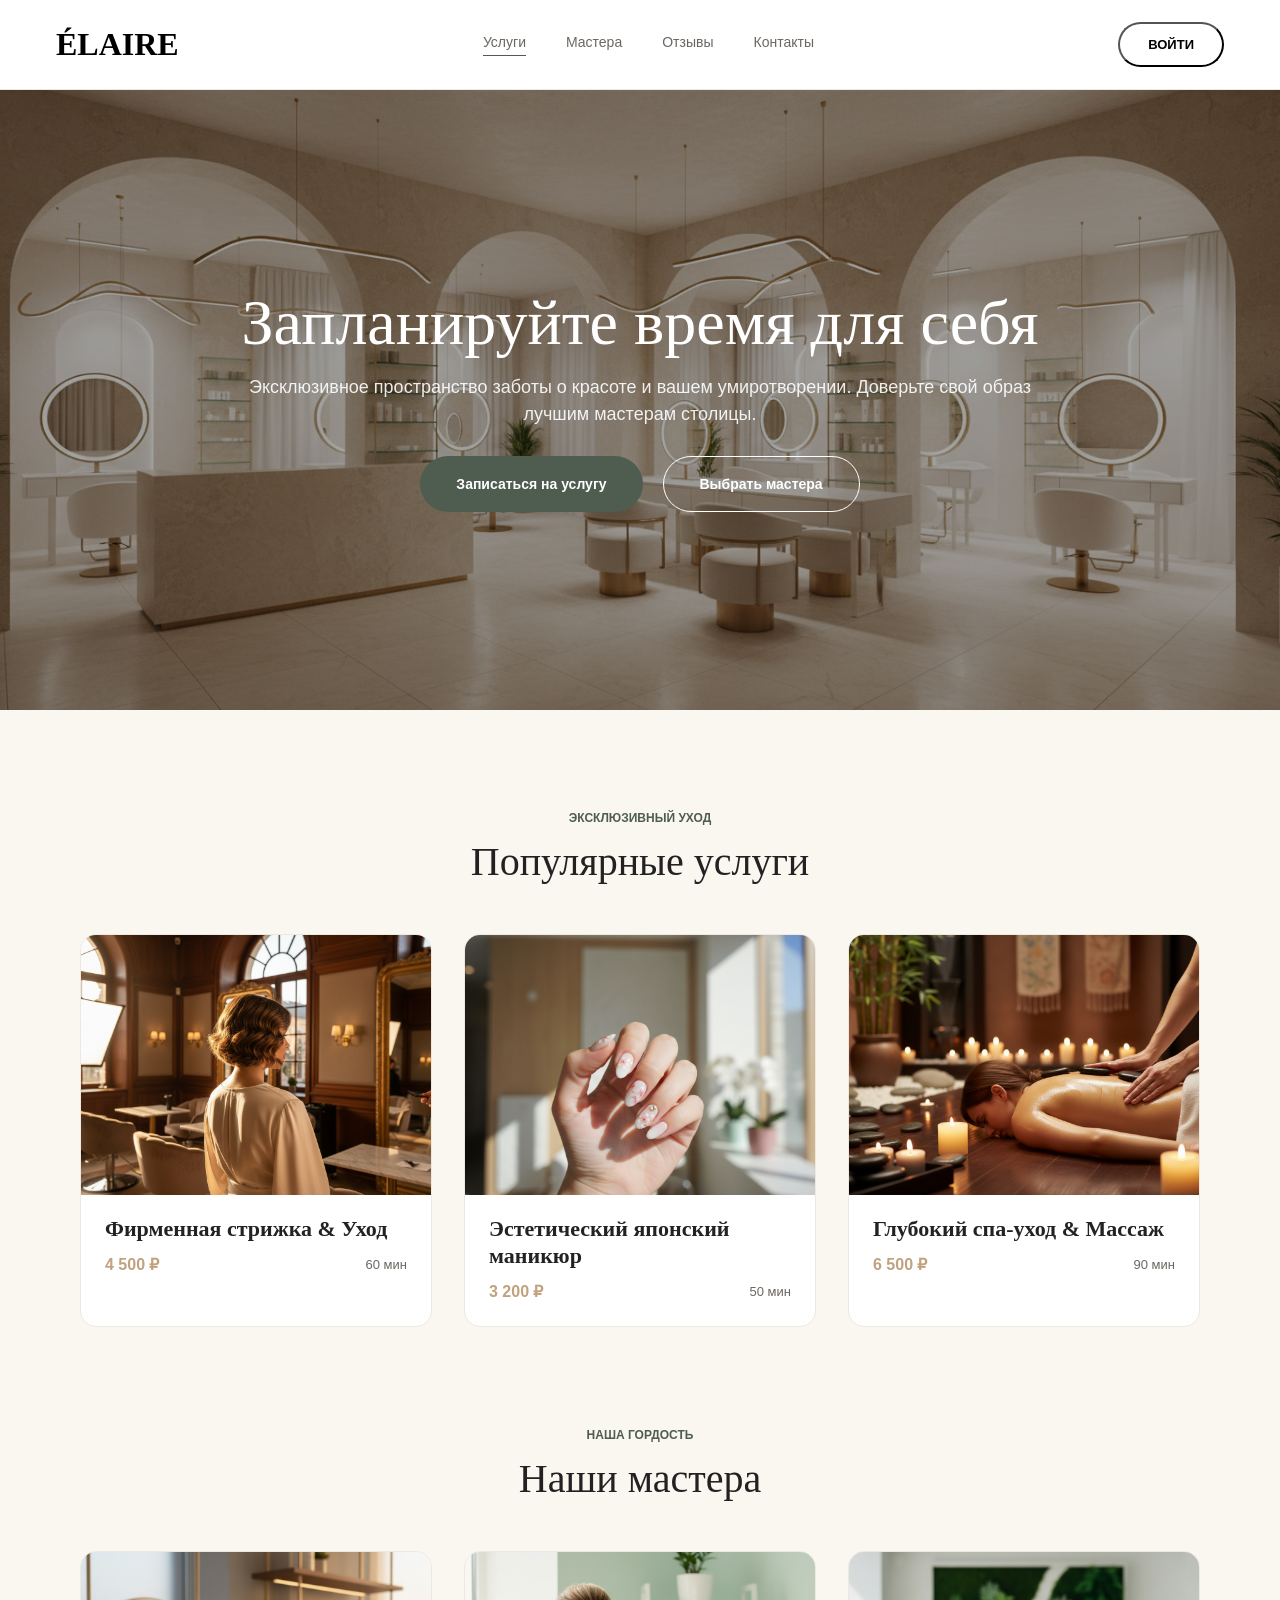
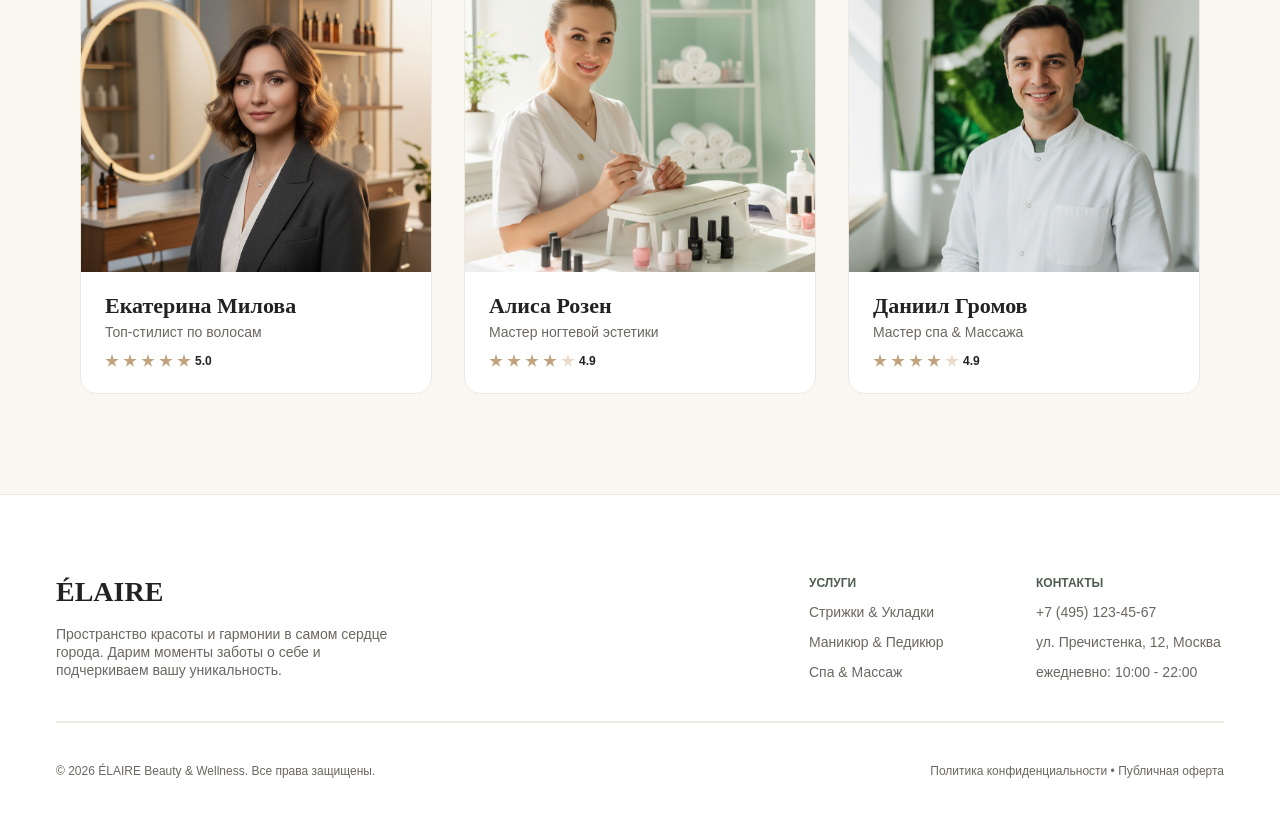
<file: frontend-1-complete/index.html>
<!DOCTYPE html>
<html lang="ru">
  <head>
    <meta charset="UTF-8" />
    <link rel="icon" type="image/svg+xml" href="/favicon.svg" />
    <meta name="viewport" content="width=device-width, initial-scale=1.0" />
    <title>ÉLAIRE — Салон услуг</title>
    <link rel="stylesheet" href="home.css" />
  </head>
  <body>
    <div class="page">
      <!-- header -->
      <header class="header">
        <div class="logo">
          <span class="logo-text">ÉLAIRE</span>
        </div>
        <nav class="nav-links">
          <div class="nav-item active"><a href="#">Услуги</a></div>
          <div class="nav-item"><a href="#">Мастера</a></div>
          <div class="nav-item"><a href="#">Отзывы</a></div>
          <div class="nav-item"><a href="#">Контакты</a></div>
        </nav>
        <button class="login-button"><span>Войти</span></button>
      </header>

      <!-- hero -->
      <section class="hero">
        <div class="hero-text-container">
          <h1 class="hero-title">Запланируйте время для себя</h1>
          <p class="hero-desc">
            Эксклюзивное пространство заботы о красоте и вашем умиротворении.
            Доверьте свой образ лучшим мастерам столицы.
          </p>
        </div>
        <div class="hero-ctas">
          <button
            class="cta-service"
            onclick="window.location.href='services.html'"
          >
            Записаться на услугу
          </button>
          <button class="cta-master">Выбрать мастера</button>
        </div>
      </section>

      <!-- popular services -->
      <section class="popular-services">
        <div class="section-header">
          <span class="section-tag">Эксклюзивный уход</span>
          <h2 class="section-title">Популярные услуги</h2>
        </div>
        <div class="services-grid">
          <article class="service-card">
            <div
              class="service-card-image"
              style="background-image: url('images/service-haircut.png')"
            ></div>
            <div class="service-card-body">
              <h3 class="service-card-title">Фирменная стрижка &amp; Уход</h3>
              <div class="service-card-meta">
                <span class="price">4 500 ₽</span>
                <span class="duration">60 мин</span>
              </div>
            </div>
          </article>
          <article class="service-card">
            <div
              class="service-card-image"
              style="background-image: url('images/service-manicure.png')"
            ></div>
            <div class="service-card-body">
              <h3 class="service-card-title">Эстетический японский маникюр</h3>
              <div class="service-card-meta">
                <span class="price">3 200 ₽</span>
                <span class="duration">50 мин</span>
              </div>
            </div>
          </article>
          <article class="service-card">
            <div
              class="service-card-image"
              style="background-image: url('images/service-spa.png')"
            ></div>
            <div class="service-card-body">
              <h3 class="service-card-title">Глубокий спа-уход &amp; Массаж</h3>
              <div class="service-card-meta">
                <span class="price">6 500 ₽</span>
                <span class="duration">90 мин</span>
              </div>
            </div>
          </article>
        </div>
      </section>

      <!-- our masters -->
      <section class="our-masters">
        <div class="section-header">
          <span class="section-tag">Наша гордость</span>
          <h2 class="section-title">Наши мастера</h2>
        </div>
        <div class="masters-grid">
          <article class="master-card">
            <div
              class="master-card-image"
              style="background-image: url('images/master-ekaterina.png')"
            ></div>
            <div class="master-card-body">
              <div class="master-info">
                <h3 class="master-name">Екатерина Милова</h3>
                <span class="master-role">Топ-стилист по волосам</span>
              </div>
              <div class="stars">
                <span class="star"></span>
                <span class="star"></span>
                <span class="star"></span>
                <span class="star"></span>
                <span class="star"></span>
                <span class="rating">5.0</span>
              </div>
            </div>
          </article>
          <article class="master-card">
            <div
              class="master-card-image"
              style="background-image: url('images/master-alisa.png')"
            ></div>
            <div class="master-card-body">
              <div class="master-info">
                <h3 class="master-name">Алиса Розен</h3>
                <span class="master-role">Мастер ногтевой эстетики</span>
              </div>
              <div class="stars">
                <span class="star"></span>
                <span class="star"></span>
                <span class="star"></span>
                <span class="star"></span>
                <span class="star star-empty"></span>
                <span class="rating">4.9</span>
              </div>
            </div>
          </article>
          <article class="master-card">
            <div
              class="master-card-image"
              style="background-image: url('images/master-daniil.png')"
            ></div>
            <div class="master-card-body">
              <div class="master-info">
                <h3 class="master-name">Даниил Громов</h3>
                <span class="master-role">Мастер спа &amp; Массажа</span>
              </div>
              <div class="stars">
                <span class="star"></span>
                <span class="star"></span>
                <span class="star"></span>
                <span class="star"></span>
                <span class="star star-empty"></span>
                <span class="rating">4.9</span>
              </div>
            </div>
          </article>
        </div>
      </section>

      <!-- footer -->
      <footer class="footer">
        <div class="footer-top">
          <div class="footer-brand">
            <span class="brand-name">ÉLAIRE</span>
            <span class="brand-desc"
              >Пространство красоты и гармонии в самом сердце города. Дарим
              моменты заботы о себе и подчеркиваем вашу уникальность.</span
            >
          </div>
          <div class="footer-links-row">
            <div class="links-col" style="width: 147px">
              <span class="col-title">Услуги</span>
              <a href="#">Стрижки &amp; Укладки</a>
              <a href="#">Маникюр &amp; Педикюр</a>
              <a href="#">Спа &amp; Массаж</a>
            </div>
            <div class="links-col" style="width: 188px">
              <span class="col-title">Контакты</span>
              <a href="#">+7 (495) 123-45-67</a>
              <a href="#">ул. Пречистенка, 12, Москва</a>
              <a href="#">ежедневно: 10:00 - 22:00</a>
            </div>
          </div>
        </div>
        <div class="footer-line"></div>
        <div class="footer-bottom">
          <span class="copy"
            >© 2026 ÉLAIRE Beauty &amp; Wellness. Все права защищены.</span
          >
          <span class="legal"
            >Политика конфиденциальности • Публичная оферта</span
          >
        </div>
      </footer>
    </div>
  </body>
</html>
</file>
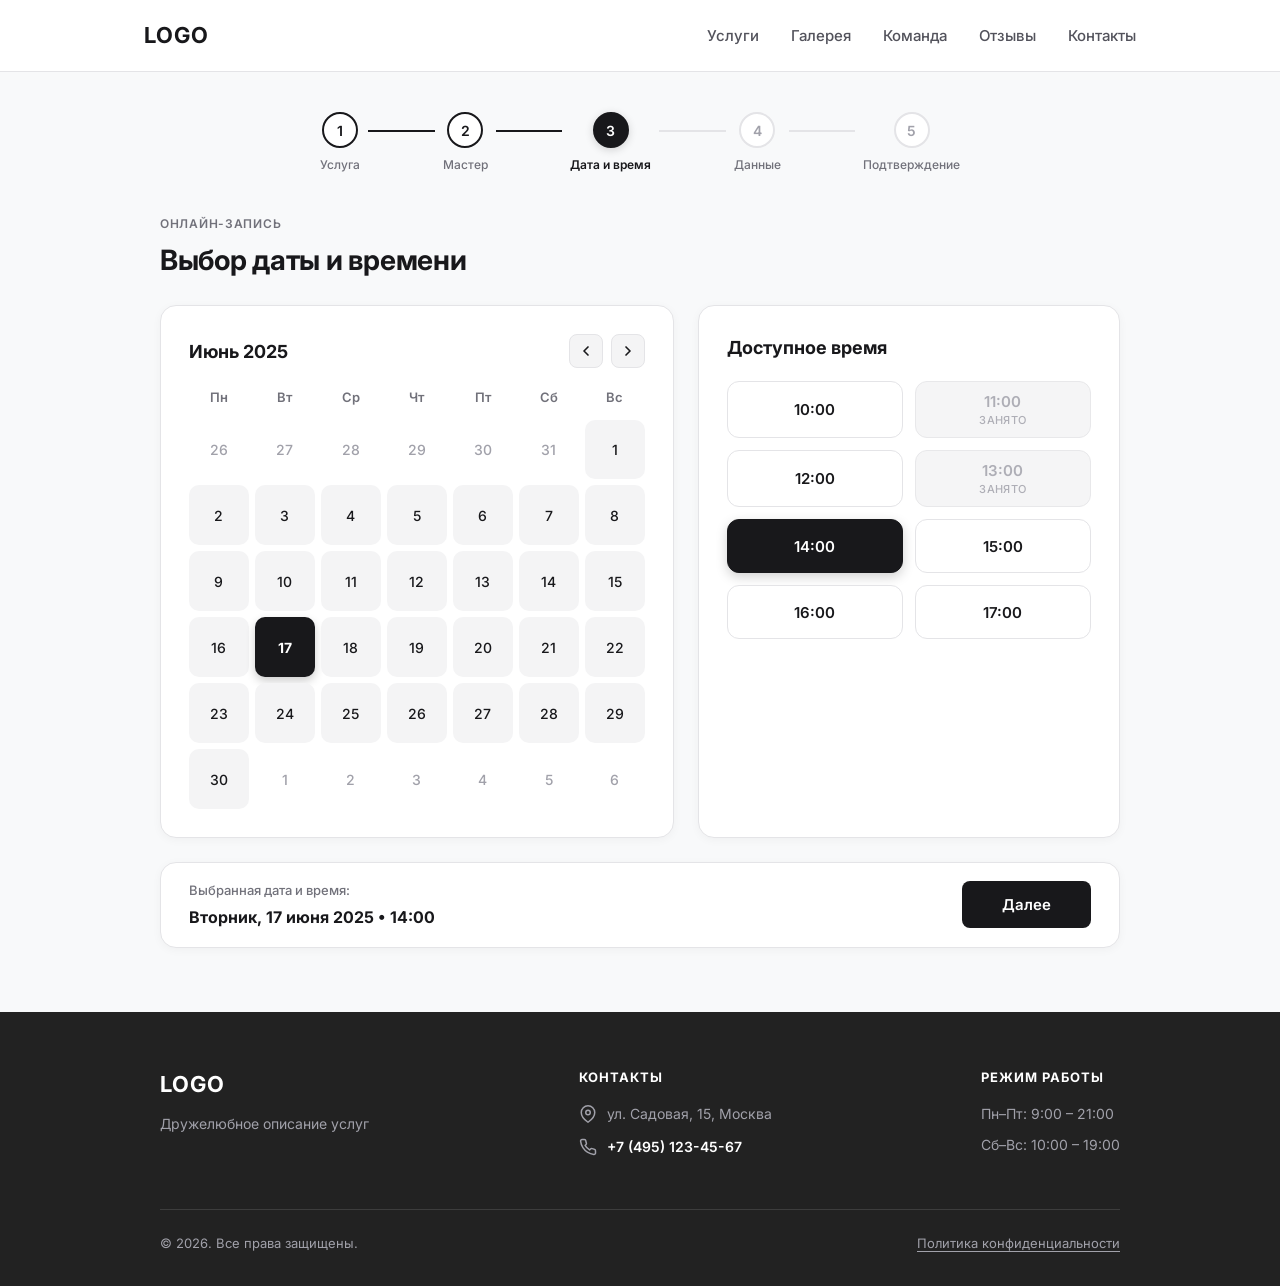
<file: frontend-1-practice/index.html>
<!DOCTYPE html>
<html lang="ru">
  <head>
    <meta charset="UTF-8" />
    <meta name="viewport" content="width=device-width, initial-scale=1.0" />
    <title>Выбор даты и времени — Онлайн-запись</title>
    <link rel="stylesheet" href="styles.css" />
    <link rel="preconnect" href="https://fonts.googleapis.com" />
    <link rel="preconnect" href="https://fonts.gstatic.com" crossorigin />
    <link
      href="https://fonts.googleapis.com/css2?family=Inter:wght@400;500;600;700&display=swap"
      rel="stylesheet"
    />
  </head>
  <body class="page-body">
    <div class="page-wrapper">
      <!-- Шапка сайта (макет, стр. 1) -->
      <header class="site-header">
        <div class="header-container">
          <a href="#" class="logo-link">
            <span class="logo-text">LOGO</span>
          </a>
          <nav class="main-navigation" aria-label="Основное меню">
            <ul class="nav-list">
              <li class="nav-item">
                <a href="#" class="nav-link">Услуги</a>
              </li>
              <li class="nav-item">
                <a href="#" class="nav-link">Галерея</a>
              </li>
              <li class="nav-item">
                <a href="#" class="nav-link">Команда</a>
              </li>
              <li class="nav-item">
                <a href="#" class="nav-link">Отзывы</a>
              </li>
              <li class="nav-item">
                <a href="#" class="nav-link">Контакты</a>
              </li>
            </ul>
          </nav>
        </div>
      </header>

      <!-- Основная область страницы (макет, стр. 8) -->
      <main class="page-main">
        <div class="main-container">
          <!-- Индикатор шагов оформления записи -->
          <section class="stepper-section" aria-label="Шаги оформления записи">
            <ol class="stepper-list">
              <li class="stepper-step completed">
                <div class="step-circle" aria-label="Шаг 1: выполнен">1</div>
                <span class="step-title">Услуга</span>
              </li>
              <li class="step-divider completed" aria-hidden="true"></li>

              <li class="stepper-step completed">
                <div class="step-circle" aria-label="Шаг 2: выполнен">2</div>
                <span class="step-title">Мастер</span>
              </li>
              <li class="step-divider completed" aria-hidden="true"></li>

              <li class="stepper-step active" aria-current="step">
                <div class="step-circle" aria-label="Шаг 3: текущий">3</div>
                <span class="step-title">Дата и время</span>
              </li>
              <li class="step-divider" aria-hidden="true"></li>

              <li class="stepper-step pending">
                <div class="step-circle" aria-label="Шаг 4">4</div>
                <span class="step-title">Данные</span>
              </li>
              <li class="step-divider" aria-hidden="true"></li>

              <li class="stepper-step pending">
                <div class="step-circle" aria-label="Шаг 5">5</div>
                <span class="step-title">Подтверждение</span>
              </li>
            </ol>
          </section>

          <!-- Заголовок страницы -->
          <section class="heading-section">
            <span class="category-badge">Онлайн-запись</span>
            <h1 class="page-title">Выбор даты и времени</h1>
          </section>

          <!-- Две основные панели: Календарь и Доступное время -->
          <section class="booking-section" aria-label="Выбор даты и времени записи">
            <div class="booking-grid">
              <!-- Карточка 1: Календарь -->
              <article class="booking-card calendar-card">
                <div class="calendar-header">
                  <h2 class="month-title">Июнь 2025</h2>
                  <div class="calendar-controls">
                    <button
                      type="button"
                      class="nav-arrow-btn"
                      aria-label="Предыдущий месяц"
                    >
                      <svg
                        class="arrow-icon"
                        width="16"
                        height="16"
                        viewBox="0 0 24 24"
                        fill="none"
                        stroke="currentColor"
                        stroke-width="2.5"
                        stroke-linecap="round"
                        stroke-linejoin="round"
                      >
                        <polyline points="15 18 9 12 15 6"></polyline>
                      </svg>
                    </button>
                    <button
                      type="button"
                      class="nav-arrow-btn"
                      aria-label="Следующий месяц"
                    >
                      <svg
                        class="arrow-icon"
                        width="16"
                        height="16"
                        viewBox="0 0 24 24"
                        fill="none"
                        stroke="currentColor"
                        stroke-width="2.5"
                        stroke-linecap="round"
                        stroke-linejoin="round"
                      >
                        <polyline points="9 18 15 12 9 6"></polyline>
                      </svg>
                    </button>
                  </div>
                </div>

                <div class="calendar-table">
                  <div class="weekdays-row" aria-hidden="true">
                    <span class="weekday">Пн</span>
                    <span class="weekday">Вт</span>
                    <span class="weekday">Ср</span>
                    <span class="weekday">Чт</span>
                    <span class="weekday">Пт</span>
                    <span class="weekday">Сб</span>
                    <span class="weekday">Вс</span>
                  </div>

                  <div class="days-container">
                    <!-- Неделя 1 -->
                    <div class="week-row">
                      <div class="day-cell other-month">26</div>
                      <div class="day-cell other-month">27</div>
                      <div class="day-cell other-month">28</div>
                      <div class="day-cell other-month">29</div>
                      <div class="day-cell other-month">30</div>
                      <div class="day-cell other-month">31</div>
                      <button type="button" class="day-cell">1</button>
                    </div>

                    <!-- Неделя 2 -->
                    <div class="week-row">
                      <button type="button" class="day-cell">2</button>
                      <button type="button" class="day-cell">3</button>
                      <button type="button" class="day-cell">4</button>
                      <button type="button" class="day-cell">5</button>
                      <button type="button" class="day-cell">6</button>
                      <button type="button" class="day-cell">7</button>
                      <button type="button" class="day-cell">8</button>
                    </div>

                    <!-- Неделя 3 -->
                    <div class="week-row">
                      <button type="button" class="day-cell">9</button>
                      <button type="button" class="day-cell">10</button>
                      <button type="button" class="day-cell">11</button>
                      <button type="button" class="day-cell">12</button>
                      <button type="button" class="day-cell">13</button>
                      <button type="button" class="day-cell">14</button>
                      <button type="button" class="day-cell">15</button>
                    </div>

                    <!-- Неделя 4 (выбран день 17) -->
                    <div class="week-row">
                      <button type="button" class="day-cell">16</button>
                      <button
                        type="button"
                        class="day-cell selected"
                        aria-pressed="true"
                      >
                        17
                      </button>
                      <button type="button" class="day-cell">18</button>
                      <button type="button" class="day-cell">19</button>
                      <button type="button" class="day-cell">20</button>
                      <button type="button" class="day-cell">21</button>
                      <button type="button" class="day-cell">22</button>
                    </div>

                    <!-- Неделя 5 -->
                    <div class="week-row">
                      <button type="button" class="day-cell">23</button>
                      <button type="button" class="day-cell">24</button>
                      <button type="button" class="day-cell">25</button>
                      <button type="button" class="day-cell">26</button>
                      <button type="button" class="day-cell">27</button>
                      <button type="button" class="day-cell">28</button>
                      <button type="button" class="day-cell">29</button>
                    </div>

                    <!-- Неделя 6 -->
                    <div class="week-row">
                      <button type="button" class="day-cell">30</button>
                      <div class="day-cell other-month">1</div>
                      <div class="day-cell other-month">2</div>
                      <div class="day-cell other-month">3</div>
                      <div class="day-cell other-month">4</div>
                      <div class="day-cell other-month">5</div>
                      <div class="day-cell other-month">6</div>
                    </div>
                  </div>
                </div>
              </article>

              <!-- Карточка 2: Доступное время -->
              <article class="booking-card time-card">
                <h2 class="time-title">Доступное время</h2>
                <div class="time-grid">
                  <!-- Свободный слот 10:00 -->
                  <button type="button" class="time-slot">
                    <span class="slot-text">10:00</span>
                  </button>

                  <!-- Занятый слот 11:00 -->
                  <button
                    type="button"
                    class="time-slot unavailable"
                    disabled
                    aria-disabled="true"
                  >
                    <span class="slot-text">11:00</span>
                    <span class="slot-status">Занято</span>
                  </button>

                  <!-- Свободный слот 12:00 -->
                  <button type="button" class="time-slot">
                    <span class="slot-text">12:00</span>
                  </button>

                  <!-- Занятый слот 13:00 -->
                  <button
                    type="button"
                    class="time-slot unavailable"
                    disabled
                    aria-disabled="true"
                  >
                    <span class="slot-text">13:00</span>
                    <span class="slot-status">Занято</span>
                  </button>

                  <!-- Выбранный слот 14:00 -->
                  <button
                    type="button"
                    class="time-slot selected"
                    aria-pressed="true"
                  >
                    <span class="slot-text">14:00</span>
                  </button>

                  <!-- Свободный слот 15:00 -->
                  <button type="button" class="time-slot">
                    <span class="slot-text">15:00</span>
                  </button>

                  <!-- Свободный слот 16:00 -->
                  <button type="button" class="time-slot">
                    <span class="slot-text">16:00</span>
                  </button>

                  <!-- Свободный слот 17:00 -->
                  <button type="button" class="time-slot">
                    <span class="slot-text">17:00</span>
                  </button>
                </div>
              </article>
            </div>
          </section>

          <!-- Нижняя панель действий -->
          <section class="bottom-action-panel" aria-label="Панель подтверждения выбора">
            <div class="selected-details">
              <span class="details-label">Выбранная дата и время:</span>
              <span class="details-value">Вторник, 17 июня 2025 • 14:00</span>
            </div>
            <button type="button" class="btn-next">Далее</button>
          </section>
        </div>
      </main>

      <!-- Подвал сайта (макет, стр. 2) -->
      <footer class="site-footer">
        <div class="footer-container">
          <div class="footer-columns">
            <!-- Бренд и описание -->
            <div class="footer-column brand-column">
              <span class="footer-logo">LOGO</span>
              <p class="footer-description">Дружелюбное описание услуг</p>
            </div>

            <!-- Контакты -->
            <div class="footer-column contacts-column">
              <h3 class="footer-heading">Контакты</h3>
              <div class="contact-entry">
                <svg
                  class="contact-icon"
                  width="18"
                  height="18"
                  viewBox="0 0 24 24"
                  fill="none"
                  stroke="currentColor"
                  stroke-width="2"
                  stroke-linecap="round"
                  stroke-linejoin="round"
                >
                  <path
                    d="M21 10c0 7-9 13-9 13s-9-6-9-13a9 9 0 0 1 18 0z"
                  ></path>
                  <circle cx="12" cy="10" r="3"></circle>
                </svg>
                <span class="contact-text">ул. Садовая, 15, Москва</span>
              </div>
              <div class="contact-entry">
                <svg
                  class="contact-icon"
                  width="18"
                  height="18"
                  viewBox="0 0 24 24"
                  fill="none"
                  stroke="currentColor"
                  stroke-width="2"
                  stroke-linecap="round"
                  stroke-linejoin="round"
                >
                  <path
                    d="M22 16.92v3a2 2 0 0 1-2.18 2 19.79 19.79 0 0 1-8.63-3.07 19.5 19.5 0 0 1-6-6 19.79 19.79 0 0 1-3.07-8.67A2 2 0 0 1 4.11 2h3a2 2 0 0 1 2 1.72 12.84 12.84 0 0 0 .7 2.81 2 2 0 0 1-.45 2.11L8.09 9.91a16 16 0 0 0 6 6l1.27-1.27a2 2 0 0 1 2.11-.45 12.84 12.84 0 0 0 2.81.7A2 2 0 0 1 22 16.92z"
                  ></path>
                </svg>
                <a href="tel:+74951234567" class="contact-link"
                  >+7 (495) 123-45-67</a
                >
              </div>
            </div>

            <!-- Режим работы -->
            <div class="footer-column hours-column">
              <h3 class="footer-heading">Режим работы</h3>
              <p class="hours-text">Пн–Пт: 9:00 – 21:00</p>
              <p class="hours-text">Сб–Вс: 10:00 – 19:00</p>
            </div>
          </div>

          <div class="footer-separator"></div>

          <!-- Нижняя полоса копирайта -->
          <div class="footer-bottom">
            <span class="copyright-text">© 2026. Все права защищены.</span>
            <a href="#" class="privacy-link">Политика конфиденциальности</a>
          </div>
        </div>
      </footer>
    </div>
  </body>
</html>
</file>
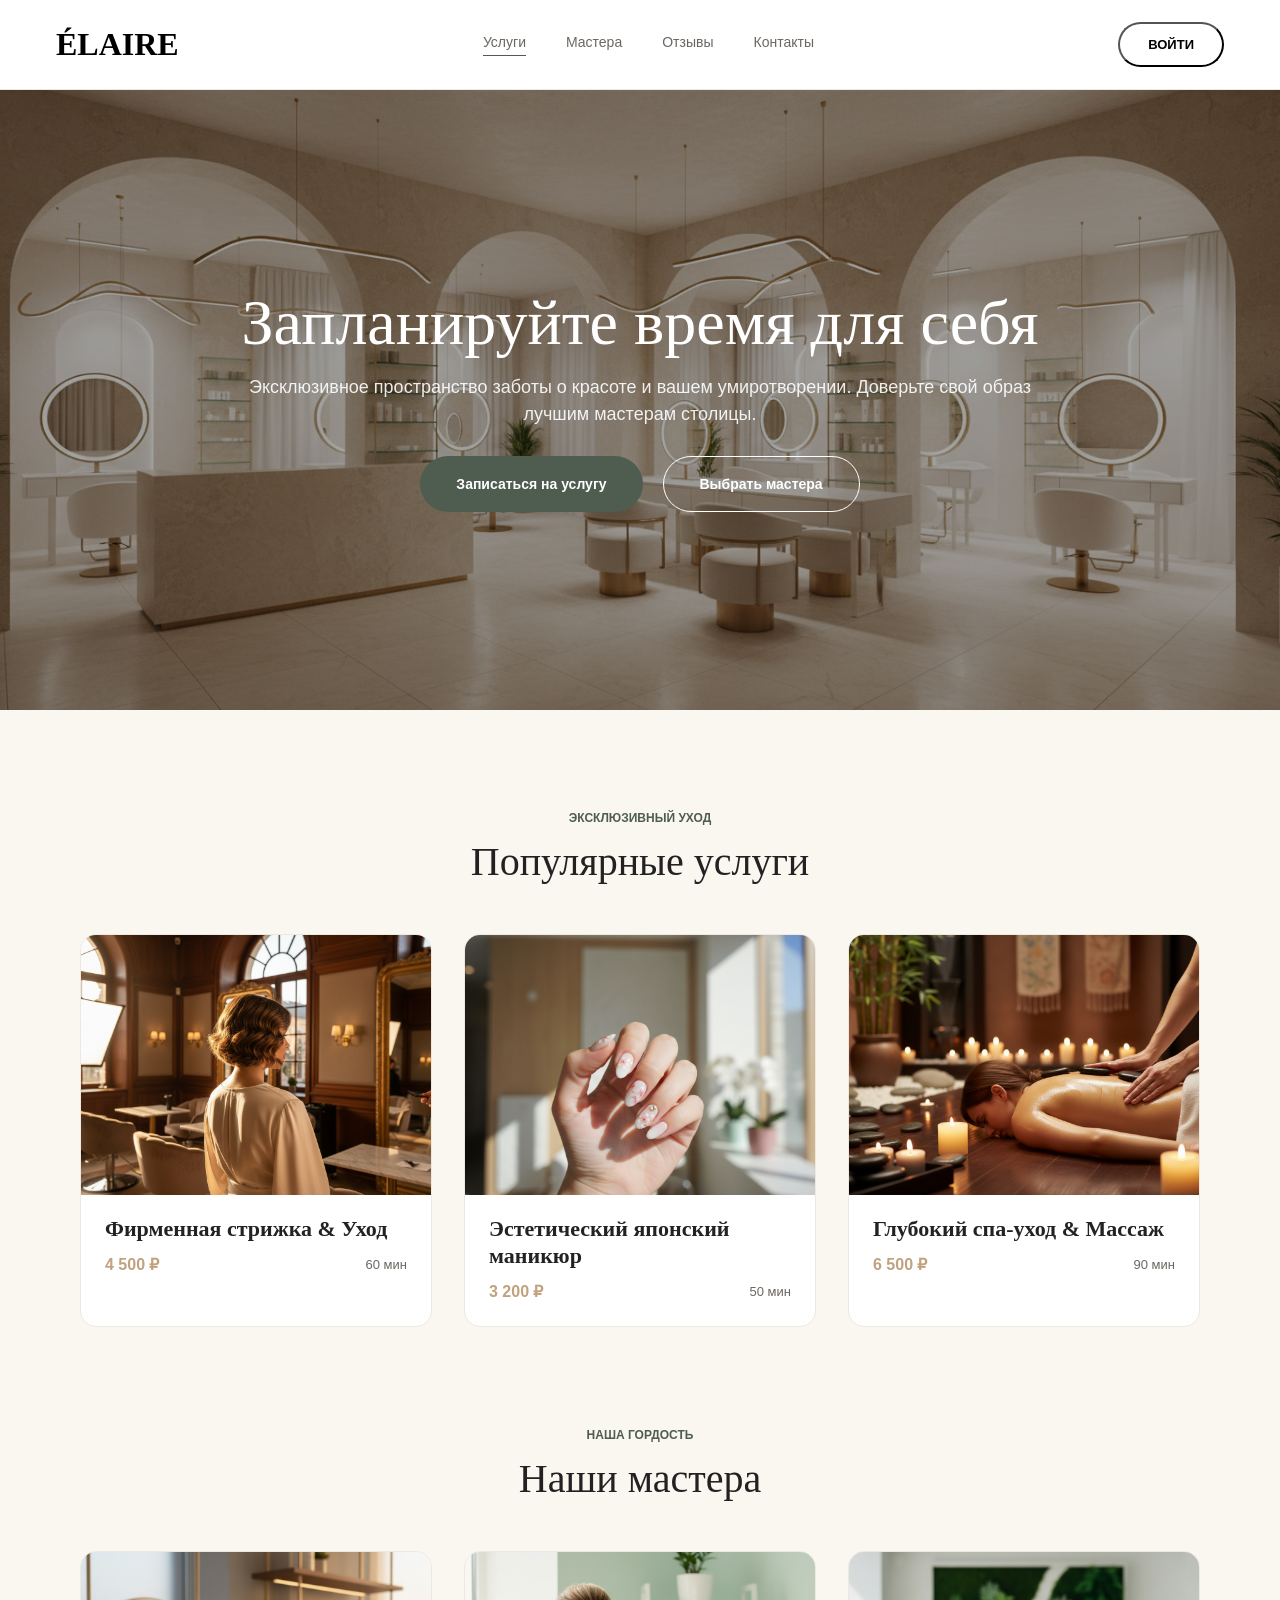
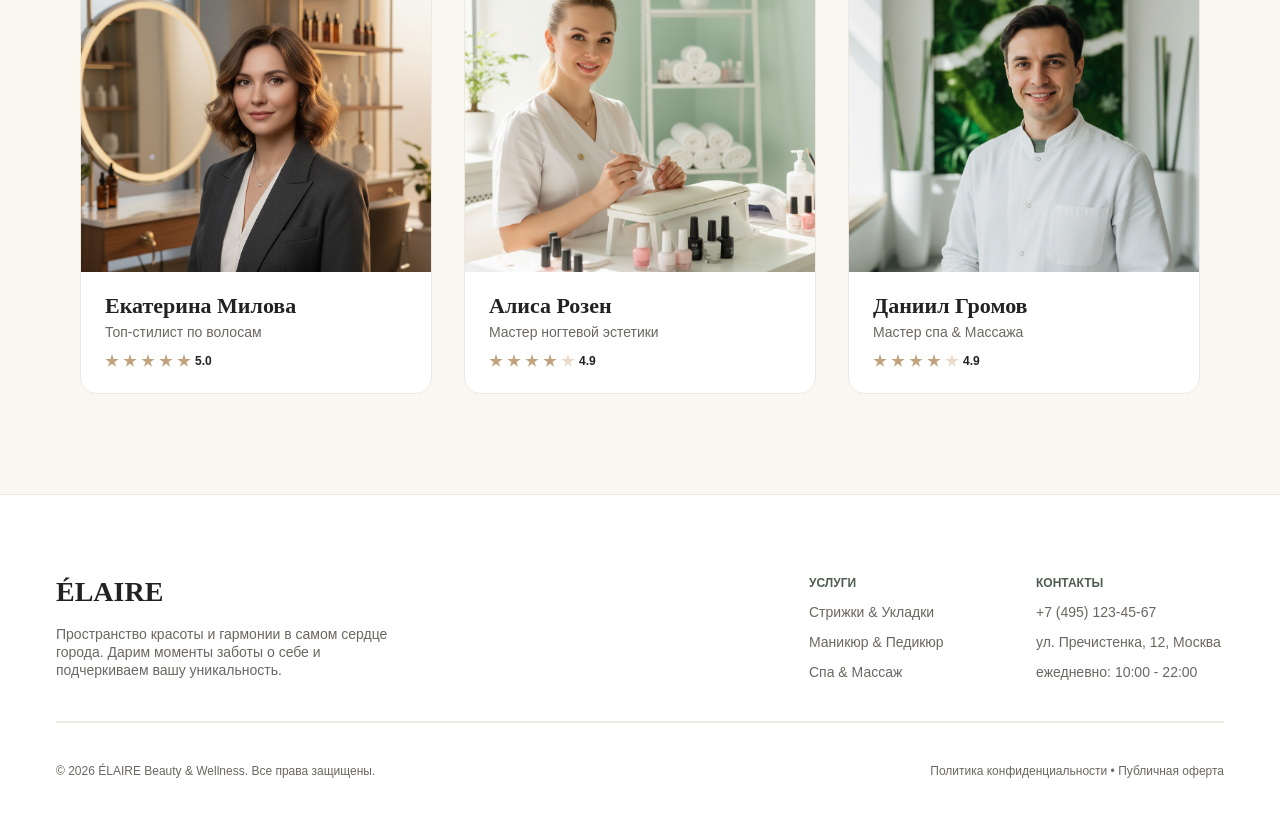
<file: frontend-2-complete/index.html>
<!DOCTYPE html>
<html lang="ru">
  <head>
    <meta charset="UTF-8" />
    <link rel="icon" type="image/svg+xml" href="/favicon.svg" />
    <meta name="viewport" content="width=device-width, initial-scale=1.0" />
    <title>ÉLAIRE — Салон услуг</title>
    <link rel="stylesheet" href="home.css" />
  </head>
  <body>
    <div class="page">
      <!-- header -->
      <header class="header">
        <div class="logo">
          <span class="logo-text">ÉLAIRE</span>
        </div>
        <nav class="nav-links">
          <div class="nav-item active"><a href="#">Услуги</a></div>
          <div class="nav-item"><a href="#">Мастера</a></div>
          <div class="nav-item"><a href="#">Отзывы</a></div>
          <div class="nav-item"><a href="#">Контакты</a></div>
        </nav>
        <button class="login-button"><span>Войти</span></button>
      </header>

      <!-- hero -->
      <section class="hero">
        <div class="hero-text-container">
          <h1 class="hero-title">Запланируйте время для себя</h1>
          <p class="hero-desc">
            Эксклюзивное пространство заботы о красоте и вашем умиротворении.
            Доверьте свой образ лучшим мастерам столицы.
          </p>
        </div>
        <div class="hero-ctas">
          <button class="cta-service">Записаться на услугу</button>
          <button class="cta-master">Выбрать мастера</button>
        </div>
      </section>

      <!-- popular services -->
      <section class="popular-services">
        <div class="section-header">
          <span class="section-tag">Эксклюзивный уход</span>
          <h2 class="section-title">Популярные услуги</h2>
        </div>
        <div class="services-grid">
          <article class="service-card">
            <div
              class="service-card-image"
              style="background-image: url('images/service-haircut.png')"
            ></div>
            <div class="service-card-body">
              <h3 class="service-card-title">Фирменная стрижка &amp; Уход</h3>
              <div class="service-card-meta">
                <span class="price">4 500 ₽</span>
                <span class="duration">60 мин</span>
              </div>
            </div>
          </article>
          <article class="service-card">
            <div
              class="service-card-image"
              style="background-image: url('images/service-manicure.png')"
            ></div>
            <div class="service-card-body">
              <h3 class="service-card-title">Эстетический японский маникюр</h3>
              <div class="service-card-meta">
                <span class="price">3 200 ₽</span>
                <span class="duration">50 мин</span>
              </div>
            </div>
          </article>
          <article class="service-card">
            <div
              class="service-card-image"
              style="background-image: url('images/service-spa.png')"
            ></div>
            <div class="service-card-body">
              <h3 class="service-card-title">Глубокий спа-уход &amp; Массаж</h3>
              <div class="service-card-meta">
                <span class="price">6 500 ₽</span>
                <span class="duration">90 мин</span>
              </div>
            </div>
          </article>
        </div>
      </section>

      <!-- our masters -->
      <section class="our-masters">
        <div class="section-header">
          <span class="section-tag">Наша гордость</span>
          <h2 class="section-title">Наши мастера</h2>
        </div>
        <div class="masters-grid">
          <article class="master-card">
            <div
              class="master-card-image"
              style="background-image: url('images/master-ekaterina.png')"
            ></div>
            <div class="master-card-body">
              <div class="master-info">
                <h3 class="master-name">Екатерина Милова</h3>
                <span class="master-role">Топ-стилист по волосам</span>
              </div>
              <div class="stars">
                <span class="star"></span>
                <span class="star"></span>
                <span class="star"></span>
                <span class="star"></span>
                <span class="star"></span>
                <span class="rating">5.0</span>
              </div>
            </div>
          </article>
          <article class="master-card">
            <div
              class="master-card-image"
              style="background-image: url('images/master-alisa.png')"
            ></div>
            <div class="master-card-body">
              <div class="master-info">
                <h3 class="master-name">Алиса Розен</h3>
                <span class="master-role">Мастер ногтевой эстетики</span>
              </div>
              <div class="stars">
                <span class="star"></span>
                <span class="star"></span>
                <span class="star"></span>
                <span class="star"></span>
                <span class="star star-empty"></span>
                <span class="rating">4.9</span>
              </div>
            </div>
          </article>
          <article class="master-card">
            <div
              class="master-card-image"
              style="background-image: url('images/master-daniil.png')"
            ></div>
            <div class="master-card-body">
              <div class="master-info">
                <h3 class="master-name">Даниил Громов</h3>
                <span class="master-role">Мастер спа &amp; Массажа</span>
              </div>
              <div class="stars">
                <span class="star"></span>
                <span class="star"></span>
                <span class="star"></span>
                <span class="star"></span>
                <span class="star star-empty"></span>
                <span class="rating">4.9</span>
              </div>
            </div>
          </article>
        </div>
      </section>

      <!-- footer -->
      <footer class="footer">
        <div class="footer-top">
          <div class="footer-brand">
            <span class="brand-name">ÉLAIRE</span>
            <span class="brand-desc"
              >Пространство красоты и гармонии в самом сердце города. Дарим
              моменты заботы о себе и подчеркиваем вашу уникальность.</span
            >
          </div>
          <div class="footer-links-row">
            <div class="links-col" style="width: 147px">
              <span class="col-title">Услуги</span>
              <a href="#">Стрижки &amp; Укладки</a>
              <a href="#">Маникюр &amp; Педикюр</a>
              <a href="#">Спа &amp; Массаж</a>
            </div>
            <div class="links-col" style="width: 188px">
              <span class="col-title">Контакты</span>
              <a href="#">+7 (495) 123-45-67</a>
              <a href="#">ул. Пречистенка, 12, Москва</a>
              <a href="#">ежедневно: 10:00 - 22:00</a>
            </div>
          </div>
        </div>
        <div class="footer-line"></div>
        <div class="footer-bottom">
          <span class="copy"
            >© 2026 ÉLAIRE Beauty &amp; Wellness. Все права защищены.</span
          >
          <span class="legal"
            >Политика конфиденциальности • Публичная оферта</span
          >
        </div>
      </footer>
    </div>
    <script src="./home.js"></script>
  </body>
</html>
</file>
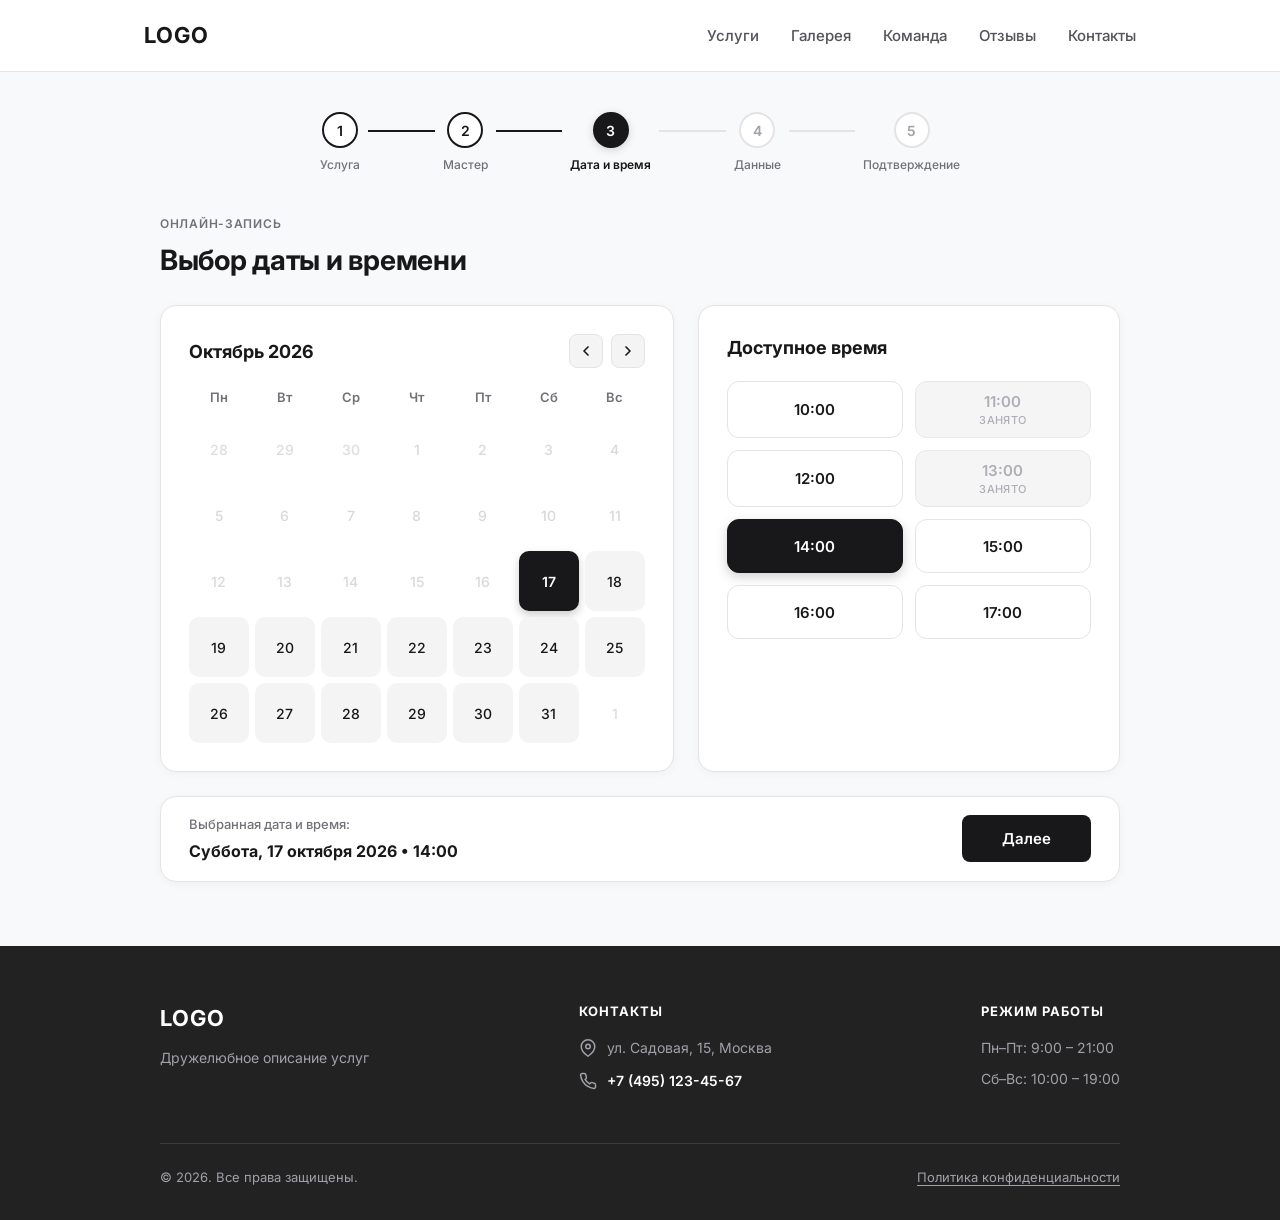
<file: frontend-2-practice/index.html>
<!DOCTYPE html>
<html lang="ru">
  <head>
    <meta charset="UTF-8" />
    <meta name="viewport" content="width=device-width, initial-scale=1.0" />
    <title>Выбор даты и времени — Онлайн-запись</title>
    <link rel="stylesheet" href="styles.css" />
    <link rel="preconnect" href="https://fonts.googleapis.com" />
    <link rel="preconnect" href="https://fonts.gstatic.com" crossorigin />
    <link
      href="https://fonts.googleapis.com/css2?family=Inter:wght@400;500;600;700&display=swap"
      rel="stylesheet"
    />
  </head>
  <body class="page-body">
    <div class="page-wrapper">
      <!-- Шапка сайта (макет, стр. 1) -->
      <header class="site-header">
        <div class="header-container">
          <a href="#" class="logo-link">
            <span class="logo-text">LOGO</span>
          </a>
          <nav class="main-navigation" aria-label="Основное меню">
            <ul class="nav-list">
              <li class="nav-item">
                <a href="#" class="nav-link">Услуги</a>
              </li>
              <li class="nav-item">
                <a href="#" class="nav-link">Галерея</a>
              </li>
              <li class="nav-item">
                <a href="#" class="nav-link">Команда</a>
              </li>
              <li class="nav-item">
                <a href="#" class="nav-link">Отзывы</a>
              </li>
              <li class="nav-item">
                <a href="#" class="nav-link">Контакты</a>
              </li>
            </ul>
          </nav>
        </div>
      </header>

      <!-- Основная область страницы (макет, стр. 8) -->
      <main class="page-main">
        <div class="main-container">
          <!-- Индикатор шагов оформления записи -->
          <section class="stepper-section" aria-label="Шаги оформления записи">
            <ol class="stepper-list">
              <li class="stepper-step completed">
                <div class="step-circle" aria-label="Шаг 1: выполнен">1</div>
                <span class="step-title">Услуга</span>
              </li>
              <li class="step-divider completed" aria-hidden="true"></li>

              <li class="stepper-step completed">
                <div class="step-circle" aria-label="Шаг 2: выполнен">2</div>
                <span class="step-title">Мастер</span>
              </li>
              <li class="step-divider completed" aria-hidden="true"></li>

              <li class="stepper-step active" aria-current="step">
                <div class="step-circle" aria-label="Шаг 3: текущий">3</div>
                <span class="step-title">Дата и время</span>
              </li>
              <li class="step-divider" aria-hidden="true"></li>

              <li class="stepper-step pending">
                <div class="step-circle" aria-label="Шаг 4">4</div>
                <span class="step-title">Данные</span>
              </li>
              <li class="step-divider" aria-hidden="true"></li>

              <li class="stepper-step pending">
                <div class="step-circle" aria-label="Шаг 5">5</div>
                <span class="step-title">Подтверждение</span>
              </li>
            </ol>
          </section>

          <!-- Заголовок страницы -->
          <section class="heading-section">
            <span class="category-badge">Онлайн-запись</span>
            <h1 class="page-title">Выбор даты и времени</h1>
          </section>

          <!-- Две основные панели: Календарь и Доступное время -->
          <section class="booking-section" aria-label="Выбор даты и времени записи">
            <div class="booking-grid">
              <!-- Карточка 1: Календарь -->
              <article class="booking-card calendar-card">
                <div class="calendar-header">
                  <h2 class="month-title">Октябрь 2026</h2>
                  <div class="calendar-controls">
                    <button
                      type="button"
                      class="nav-arrow-btn prev-btn"
                      aria-label="Предыдущий месяц"
                    >
                      <svg
                        class="arrow-icon"
                        width="16"
                        height="16"
                        viewBox="0 0 24 24"
                        fill="none"
                        stroke="currentColor"
                        stroke-width="2.5"
                        stroke-linecap="round"
                        stroke-linejoin="round"
                      >
                        <polyline points="15 18 9 12 15 6"></polyline>
                      </svg>
                    </button>
                    <button
                      type="button"
                      class="nav-arrow-btn next-btn"
                      aria-label="Следующий месяц"
                    >
                      <svg
                        class="arrow-icon"
                        width="16"
                        height="16"
                        viewBox="0 0 24 24"
                        fill="none"
                        stroke="currentColor"
                        stroke-width="2.5"
                        stroke-linecap="round"
                        stroke-linejoin="round"
                      >
                        <polyline points="9 18 15 12 9 6"></polyline>
                      </svg>
                    </button>
                  </div>
                </div>

                <div class="calendar-table">
                  <div class="weekdays-row" aria-hidden="true">
                    <span class="weekday">Пн</span>
                    <span class="weekday">Вт</span>
                    <span class="weekday">Ср</span>
                    <span class="weekday">Чт</span>
                    <span class="weekday">Пт</span>
                    <span class="weekday">Сб</span>
                    <span class="weekday">Вс</span>
                  </div>

                  <!-- Динамически заполняется через JS (renderCalendar) -->
                  <div class="days-container"></div>
                </div>
              </article>

              <!-- Карточка 2: Доступное время -->
              <article class="booking-card time-card">
                <h2 class="time-title">Доступное время</h2>
                <!-- Динамически заполняется через JS (renderTimeSlots) -->
                <div class="time-grid"></div>
              </article>
            </div>
          </section>

          <!-- Нижняя панель действий -->
          <section class="bottom-action-panel" aria-label="Панель подтверждения выбора">
            <div class="selected-details">
              <span class="details-label">Выбранная дата и время:</span>
              <span class="details-value">Суббота, 17 октября 2026 • 14:00</span>
            </div>
            <button type="button" class="btn-next">Далее</button>
          </section>
        </div>
      </main>

      <!-- Подвал сайта (макет, стр. 2) -->
      <footer class="site-footer">
        <div class="footer-container">
          <div class="footer-columns">
            <!-- Бренд и описание -->
            <div class="footer-column brand-column">
              <span class="footer-logo">LOGO</span>
              <p class="footer-description">Дружелюбное описание услуг</p>
            </div>

            <!-- Контакты -->
            <div class="footer-column contacts-column">
              <h3 class="footer-heading">Контакты</h3>
              <div class="contact-entry">
                <svg
                  class="contact-icon"
                  width="18"
                  height="18"
                  viewBox="0 0 24 24"
                  fill="none"
                  stroke="currentColor"
                  stroke-width="2"
                  stroke-linecap="round"
                  stroke-linejoin="round"
                >
                  <path
                    d="M21 10c0 7-9 13-9 13s-9-6-9-13a9 9 0 0 1 18 0z"
                  ></path>
                  <circle cx="12" cy="10" r="3"></circle>
                </svg>
                <span class="contact-text">ул. Садовая, 15, Москва</span>
              </div>
              <div class="contact-entry">
                <svg
                  class="contact-icon"
                  width="18"
                  height="18"
                  viewBox="0 0 24 24"
                  fill="none"
                  stroke="currentColor"
                  stroke-width="2"
                  stroke-linecap="round"
                  stroke-linejoin="round"
                >
                  <path
                    d="M22 16.92v3a2 2 0 0 1-2.18 2 19.79 19.79 0 0 1-8.63-3.07 19.5 19.5 0 0 1-6-6 19.79 19.79 0 0 1-3.07-8.67A2 2 0 0 1 4.11 2h3a2 2 0 0 1 2 1.72 12.84 12.84 0 0 0 .7 2.81 2 2 0 0 1-.45 2.11L8.09 9.91a16 16 0 0 0 6 6l1.27-1.27a2 2 0 0 1 2.11-.45 12.84 12.84 0 0 0 2.81.7A2 2 0 0 1 22 16.92z"
                  ></path>
                </svg>
                <a href="tel:+74951234567" class="contact-link"
                  >+7 (495) 123-45-67</a
                >
              </div>
            </div>

            <!-- Режим работы -->
            <div class="footer-column hours-column">
              <h3 class="footer-heading">Режим работы</h3>
              <p class="hours-text">Пн–Пт: 9:00 – 21:00</p>
              <p class="hours-text">Сб–Вс: 10:00 – 19:00</p>
            </div>
          </div>

          <div class="footer-separator"></div>

          <!-- Нижняя полоса копирайта -->
          <div class="footer-bottom">
            <span class="copyright-text">© 2026. Все права защищены.</span>
            <a href="#" class="privacy-link">Политика конфиденциальности</a>
          </div>
        </div>
      </footer>
    </div>

    <!-- Подключение скрипта оживления страницы в конце body -->
    <script src="script.js"></script>
  </body>
</html>
</file>
<file: frontend-1-complete/home.css>
/* ===== reset & base ===== */
* {
  margin: 0;
  padding: 0;
  box-sizing: border-box;
}

body {
  min-height: 100vh;
  font-family: "DM Sans", sans-serif;
}

.page {
  display: flex;
  flex-direction: column;
  min-height: 100vh;
  background: #faf6f0;
}

/* ===== header ===== */
.header {
  display: flex;
  flex-direction: row;
  justify-content: space-between;
  align-items: center;
  padding: 0px 56px;
  height: 90px;
  background: #ffffff;
  border-bottom: 1px solid #ede8e1;
}

.logo-text {
  font-family: "Cormorant Garamond", serif;
  font-weight: 600;
  font-size: 32px;
  line-height: 39px;
  cursor: pointer;
}

.nav-links {
  display: flex;
  flex-direction: row;
  gap: 40px;
}

.nav-item {
  padding-bottom: 4px;
  border-bottom: 1.5px solid transparent;
}

.nav-item.active {
  border-bottom-color: #4f5d50;
}

.nav-item a {
  font-size: 14px;
  line-height: 18px;
  color: #6b6661;
  text-decoration: none;
}

.login-button {
  padding: 12px 28px;
  border-radius: 100px;
  background: transparent;
  cursor: pointer;
  font-weight: 600;
  font-size: 13px;
  line-height: 17px;
  text-transform: uppercase;
}

/* ===== hero ===== */
.hero {
  display: flex;
  flex-direction: column;
  justify-content: center;
  align-items: center;
  padding: 0px 80px;
  gap: 28px;
  height: 620px;
  background: linear-gradient(0deg, rgba(0, 0, 0, 0.35), rgba(0, 0, 0, 0.35)),
    url("./images/hero-salon.png") center / cover no-repeat;
}

.hero-text-container {
  display: flex;
  flex-direction: column;
  align-items: center;
  gap: 16px;
  max-width: 800px;
}

.hero-title {
  font-family: "Cormorant Garamond", serif;
  font-weight: 400;
  font-size: 64px;
  line-height: 1.1;
  text-align: center;
  color: #ffffff;
}

.hero-desc {
  font-size: 18px;
  line-height: 1.5;
  text-align: center;
  color: #ffffff;
  opacity: 0.9;
}

.hero-ctas {
  display: flex;
  flex-direction: row;
  gap: 20px;
}

.cta-service {
  padding: 18px 36px;
  background: #4f5d50;
  border-radius: 100px;
  border: none;
  cursor: pointer;
  font-weight: 600;
  font-size: 14px;
  line-height: 18px;
  color: #ffffff;
}

.cta-service:hover {
  background: #3d4a3e;
}

.cta-master {
  padding: 18px 36px;
  background: transparent;
  border: 1px solid #ffffff;
  border-radius: 100px;
  cursor: pointer;
  font-weight: 600;
  font-size: 14px;
  line-height: 18px;
  color: #ffffff;
}

.cta-master:hover {
  background: rgba(255, 255, 255, 0.1);
}

/* ===== section header ===== */
.section-header {
  display: flex;
  flex-direction: column;
  align-items: center;
  gap: 12px;
  width: 100%;
}

.section-tag {
  font-weight: 700;
  font-size: 12px;
  line-height: 16px;
  text-transform: uppercase;
  color: #4f5d50;
}

.section-title {
  font-family: "Cormorant Garamond", serif;
  font-weight: 500;
  font-size: 40px;
  line-height: 48px;
  color: #222222;
}

/* ===== popular services ===== */
.popular-services {
  display: flex;
  flex-direction: column;
  align-items: flex-start;
  padding: 100px 80px 80px;
  gap: 48px;
  background: #faf6f0;
}

.services-grid {
  display: flex;
  flex-direction: row;
  gap: 32px;
  width: 100%;
}

.service-card {
  display: flex;
  flex-direction: column;
  align-items: flex-start;
  gap: 20px;
  flex: 1;
  padding-bottom: 24px;
  background: #ffffff;
  border: 1px solid #ede8e1;
  border-radius: 16px;
  overflow: hidden;
}

.service-card-image {
  width: 100%;
  height: 260px;
  background-size: cover;
  background-position: center;
  background-repeat: no-repeat;
}

.service-card-image--haircut {
  background-image: url("../images/service-haircut.png");
}

.service-card-image--manicure {
  background-image: url("../images/service-manicure.png");
}

.service-card-image--spa {
  background-image: url("../images/service-spa.png");
}

.service-card-body {
  display: flex;
  flex-direction: column;
  gap: 12px;
  padding: 0 24px;
  width: 100%;
}

.service-card-title {
  font-family: "Cormorant Garamond", serif;
  font-weight: 600;
  font-size: 22px;
  line-height: 27px;
  color: #222222;
}

.service-card-meta {
  display: flex;
  flex-direction: row;
  justify-content: space-between;
  align-items: center;
}

.service-card-meta .price {
  font-weight: 600;
  font-size: 16px;
  line-height: 21px;
  color: #c1a27e;
}

.service-card-meta .duration {
  font-size: 13px;
  line-height: 17px;
  color: #6b6661;
}

/* ===== our masters ===== */
.our-masters {
  display: flex;
  flex-direction: column;
  align-items: flex-start;
  padding: 20px 80px 100px;
  gap: 48px;
  background: #faf6f0;
}

.masters-grid {
  display: flex;
  flex-direction: row;
  gap: 32px;
  width: 100%;
}

.master-card {
  display: flex;
  flex-direction: column;
  align-items: flex-start;
  gap: 20px;
  flex: 1;
  padding-bottom: 24px;
  background: #ffffff;
  border: 1px solid #ede8e1;
  border-radius: 16px;
  overflow: hidden;
}

.master-card-image {
  width: 100%;
  height: 320px;
  background-size: cover;
  background-position: center;
  background-repeat: no-repeat;
}

.master-card-image--ekaterina {
  background-image: url("../images/master-ekaterina.png");
}

.master-card-image--alisa {
  background-image: url("../images/master-alisa.png");
}

.master-card-image--daniil {
  background-image: url("../images/master-daniil.png");
}

.master-card-body {
  display: flex;
  flex-direction: column;
  gap: 12px;
  padding: 0 24px;
  width: 100%;
}

.master-info {
  display: flex;
  flex-direction: column;
  gap: 4px;
}

.master-name {
  font-family: "Cormorant Garamond", serif;
  font-weight: 600;
  font-size: 22px;
  line-height: 27px;
  color: #222222;
}

.master-role {
  font-size: 14px;
  line-height: 18px;
  color: #6b6661;
}

.stars {
  display: flex;
  flex-direction: row;
  align-items: center;
  gap: 4px;
}

.star {
  width: 14px;
  height: 14px;
  background: #c1a27e;
  clip-path: polygon(
    50% 0%,
    61% 35%,
    98% 35%,
    68% 57%,
    79% 91%,
    50% 70%,
    21% 91%,
    32% 57%,
    2% 35%,
    39% 35%
  );
}

.star-empty {
  background: #eadbc8;
}

.rating {
  font-weight: 600;
  font-size: 12px;
  line-height: 16px;
  color: #222222;
}

/* ===== footer ===== */
.footer {
  background: #ffffff;
  display: flex;
  flex-direction: column;
  padding: 80px 56px 48px;
  border-top: 1px solid #ede8e1;
  margin-top: auto;
}

.footer-top {
  display: flex;
  flex-direction: row;
  justify-content: space-between;
  gap: 20px;
}

.footer-brand {
  display: flex;
  flex-direction: column;
  gap: 16px;
}

.footer-brand .brand-name {
  font-family: "Cormorant Garamond", serif;
  font-style: normal;
  font-weight: 600;
  font-size: 28px;
  line-height: 34px;
  color: #222222;
}

.footer-brand .brand-desc {
  max-width: 360px;
  font-size: 14px;
  line-height: 18px;
  color: #6b6661;
}

.footer-links-row {
  display: flex;
  flex-direction: row;
  gap: 80px;
}

.links-col {
  display: flex;
  flex-direction: column;
  gap: 12px;
}

.links-col .col-title {
  font-weight: 600;
  font-size: 12px;
  line-height: 16px;
  text-transform: uppercase;
  color: #4f5d50;
}

.links-col a {
  font-size: 14px;
  line-height: 18px;
  color: #6b6661;
  text-decoration: none;
}

.footer-line {
  border: 1px solid #ede8e1;
  margin-top: 40px;
  margin-bottom: 40px;
}

.footer-bottom {
  display: flex;
  flex-direction: row;
  justify-content: space-between;
  align-items: center;
  flex-grow: 0;
}

.footer-bottom .copy {
  font-size: 12px;
  line-height: 16px;
  color: #6b6661;
}

.footer-bottom .legal {
  font-size: 12px;
  line-height: 16px;
  color: #6b6661;
  margin-left: 20px;
}
</file>
<file: frontend-1-practice/styles.css>
/* ==========================================================================
   Выбор даты и времени — Онлайн-запись
   Стилизация по макету wireframe & components
   ========================================================================== */

/* 1. Сброс стилей и базовые настройки */
*,
*::before,
*::after {
  margin: 0;
  padding: 0;
  box-sizing: border-box;
}

:root {
  /* Цветовая палитра */
  --color-bg: #f8f9fa;
  --color-surface: #ffffff;
  --color-text-primary: #18181b;
  --color-text-secondary: #52525b;
  --color-text-muted: #71717a;
  --color-text-disabled: #a1a1aa;

  --color-border: #e4e4e7;
  --color-border-light: #f4f4f5;

  --color-primary: #18181b;
  --color-primary-hover: #27272a;
  --color-primary-text: #ffffff;

  --color-day-bg: #f4f4f5;
  --color-day-hover: #e4e4e7;

  --color-slot-border: #e4e4e7;
  --color-slot-hover-border: #18181b;
  --color-slot-unavailable-bg: #f4f4f5;

  --color-footer-bg: #222222;
  --color-footer-text: #a1a1aa;
  --color-footer-heading: #ffffff;
  --color-footer-border: rgba(255, 255, 255, 0.12);

  /* Типографика */
  --font-family: 'Inter', -apple-system, BlinkMacSystemFont, 'Segoe UI', Roboto, sans-serif;

  /* Радиусы скругления */
  --radius-sm: 8px;
  --radius-md: 12px;
  --radius-lg: 16px;
  --radius-full: 9999px;

  /* Тени */
  --shadow-sm: 0 1px 3px rgba(0, 0, 0, 0.05);
  --shadow-card: 0 2px 10px rgba(0, 0, 0, 0.04);
}

body.page-body {
  min-height: 100vh;
  font-family: var(--font-family);
  background-color: var(--color-bg);
  color: var(--color-text-primary);
  line-height: 1.5;
  -webkit-font-smoothing: antialiased;
}

.page-wrapper {
  display: flex;
  flex-direction: column;
  min-height: 100vh;
}

/* ==========================================================================
   2. Шапка сайта (Header)
   ========================================================================== */
.site-header {
  background-color: var(--color-surface);
  border-bottom: 1px solid var(--color-border);
  height: 72px;
  display: flex;
  align-items: center;
  position: sticky;
  top: 0;
  z-index: 100;
}

.header-container {
  max-width: 1040px;
  margin: 0 auto;
  width: 100%;
  padding: 0 24px;
  display: flex;
  justify-content: space-between;
  align-items: center;
}

.logo-link {
  text-decoration: none;
  display: flex;
  align-items: center;
}

.logo-text {
  font-size: 22px;
  font-weight: 700;
  color: var(--color-text-primary);
  letter-spacing: 0.04em;
}

.nav-list {
  display: flex;
  list-style: none;
  gap: 32px;
  align-items: center;
}

.nav-link {
  text-decoration: none;
  color: var(--color-text-secondary);
  font-size: 15px;
  font-weight: 500;
  transition: color 0.2s ease;
}

.nav-link:hover {
  color: var(--color-text-primary);
}

/* ==========================================================================
   3. Основной контент (Main Layout)
   ========================================================================== */
.page-main {
  flex: 1;
  padding: 40px 24px 64px;
}

.main-container {
  max-width: 960px;
  margin: 0 auto;
  width: 100%;
}

/* ==========================================================================
   4. Индикатор шагов (Stepper)
   ========================================================================== */
.stepper-section {
  margin-bottom: 36px;
}

.stepper-list {
  list-style: none;
  display: flex;
  align-items: center;
  justify-content: center;
  max-width: 640px;
  margin: 0 auto;
  width: 100%;
}

.stepper-step {
  display: flex;
  flex-direction: column;
  align-items: center;
  gap: 8px;
  flex-shrink: 0;
}

.step-circle {
  width: 36px;
  height: 36px;
  border-radius: var(--radius-full);
  display: flex;
  align-items: center;
  justify-content: center;
  font-size: 14px;
  font-weight: 600;
  transition: all 0.2s ease;
}

.stepper-step.completed .step-circle {
  background-color: var(--color-surface);
  border: 2px solid var(--color-primary);
  color: var(--color-primary);
}

.stepper-step.active .step-circle {
  background-color: var(--color-primary);
  border: 2px solid var(--color-primary);
  color: var(--color-primary-text);
  box-shadow: 0 2px 8px rgba(0, 0, 0, 0.16);
}

.stepper-step.pending .step-circle {
  background-color: var(--color-surface);
  border: 2px solid var(--color-border);
  color: var(--color-text-disabled);
}

.step-title {
  font-size: 12px;
  font-weight: 500;
  color: var(--color-text-muted);
}

.stepper-step.active .step-title {
  color: var(--color-text-primary);
  font-weight: 600;
}

.step-divider {
  flex: 1;
  height: 2px;
  background-color: var(--color-border);
  margin: 0 8px 24px;
  min-width: 20px;
}

.step-divider.completed {
  background-color: var(--color-primary);
}

/* ==========================================================================
   5. Заголовок страницы (Heading)
   ========================================================================== */
.heading-section {
  margin-bottom: 24px;
}

.category-badge {
  display: inline-block;
  font-size: 12px;
  font-weight: 600;
  text-transform: uppercase;
  letter-spacing: 0.06em;
  color: var(--color-text-muted);
  margin-bottom: 6px;
}

.page-title {
  font-size: 28px;
  font-weight: 700;
  color: var(--color-text-primary);
  letter-spacing: -0.01em;
}

/* ==========================================================================
   6. Сетка выбора (Booking Grid: Календарь и Время)
   ========================================================================== */
.booking-section {
  margin-bottom: 24px;
}

.booking-grid {
  display: flex;
  gap: 24px;
  align-items: stretch;
}

.booking-card {
  background-color: var(--color-surface);
  border: 1px solid var(--color-border);
  border-radius: var(--radius-lg);
  padding: 28px;
  box-shadow: var(--shadow-card);
}

.calendar-card {
  flex: 1.25;
}

.time-card {
  flex: 1;
}

/* 6.1. Календарь */
.calendar-header {
  display: flex;
  justify-content: space-between;
  align-items: center;
  margin-bottom: 20px;
}

.month-title {
  font-size: 18px;
  font-weight: 700;
  color: var(--color-text-primary);
}

.calendar-controls {
  display: flex;
  gap: 8px;
}

.nav-arrow-btn {
  width: 34px;
  height: 34px;
  border-radius: var(--radius-sm);
  border: 1px solid var(--color-border);
  background-color: var(--color-day-bg);
  color: var(--color-text-primary);
  display: flex;
  align-items: center;
  justify-content: center;
  cursor: pointer;
  transition: all 0.2s ease;
}

.nav-arrow-btn:hover {
  background-color: var(--color-day-hover);
  border-color: var(--color-text-secondary);
}

.calendar-table {
  display: flex;
  flex-direction: column;
  gap: 8px;
}

.weekdays-row {
  display: grid;
  grid-template-columns: repeat(7, 1fr);
  text-align: center;
  gap: 6px;
  margin-bottom: 4px;
}

.weekday {
  font-size: 13px;
  font-weight: 600;
  color: var(--color-text-muted);
}

.days-container {
  display: flex;
  flex-direction: column;
  gap: 6px;
}

.week-row {
  display: grid;
  grid-template-columns: repeat(7, 1fr);
  gap: 6px;
}

.day-cell {
  aspect-ratio: 1;
  border-radius: 10px;
  border: none;
  font-size: 14px;
  font-weight: 500;
  font-family: inherit;
  display: flex;
  align-items: center;
  justify-content: center;
  background-color: var(--color-day-bg);
  color: var(--color-text-primary);
  cursor: pointer;
  transition: all 0.15s ease;
}

.day-cell:hover:not(.other-month):not(.selected) {
  background-color: var(--color-day-hover);
  transform: translateY(-1px);
}

.day-cell.other-month {
  background-color: transparent;
  color: var(--color-text-disabled);
  cursor: default;
}

.day-cell.selected {
  background-color: var(--color-primary);
  color: var(--color-primary-text);
  font-weight: 700;
  box-shadow: 0 4px 10px rgba(0, 0, 0, 0.2);
}

.day-cell.today {
  border: 2px solid var(--color-primary);
}

/* 6.2. Блок выбора времени */
.time-title {
  font-size: 18px;
  font-weight: 700;
  color: var(--color-text-primary);
  margin-bottom: 20px;
}

.time-grid {
  display: grid;
  grid-template-columns: repeat(2, 1fr);
  gap: 12px;
}

.time-slot {
  min-height: 54px;
  padding: 10px 14px;
  border-radius: var(--radius-md);
  border: 1.5px solid var(--color-slot-border);
  background-color: var(--color-surface);
  color: var(--color-text-primary);
  font-family: inherit;
  font-size: 15px;
  font-weight: 600;
  cursor: pointer;
  display: flex;
  flex-direction: column;
  align-items: center;
  justify-content: center;
  gap: 2px;
  transition: all 0.2s ease;
}

.time-slot:hover:not(.unavailable):not(.selected) {
  border-color: var(--color-slot-hover-border);
  background-color: #fafafa;
  transform: translateY(-1px);
  box-shadow: var(--shadow-sm);
}

.time-slot.selected {
  background-color: var(--color-primary);
  border-color: var(--color-primary);
  color: var(--color-primary-text);
  box-shadow: 0 4px 12px rgba(0, 0, 0, 0.18);
}

.time-slot.selected:hover {
  background-color: var(--color-primary-hover);
  border-color: var(--color-primary-hover);
}

.time-slot.unavailable {
  background-color: var(--color-slot-unavailable-bg);
  border-color: var(--color-border);
  color: var(--color-text-disabled);
  cursor: not-allowed;
  opacity: 0.85;
}

.slot-text {
  font-size: 15px;
}

.slot-status {
  font-size: 11px;
  font-weight: 500;
  text-transform: uppercase;
  letter-spacing: 0.04em;
  color: var(--color-text-disabled);
}

/* ==========================================================================
   7. Нижняя панель подтверждения (Bottom Action Bar)
   ========================================================================== */
.bottom-action-panel {
  background-color: var(--color-surface);
  border: 1px solid var(--color-border);
  border-radius: var(--radius-lg);
  padding: 18px 28px;
  display: flex;
  justify-content: space-between;
  align-items: center;
  box-shadow: var(--shadow-card);
}

.selected-details {
  display: flex;
  flex-direction: column;
  gap: 4px;
}

.details-label {
  font-size: 13px;
  font-weight: 500;
  color: var(--color-text-muted);
}

.details-value {
  font-size: 16px;
  font-weight: 700;
  color: var(--color-text-primary);
}

.btn-next {
  padding: 14px 40px;
  background-color: var(--color-primary);
  color: var(--color-primary-text);
  border: none;
  border-radius: var(--radius-sm);
  font-size: 15px;
  font-weight: 600;
  font-family: inherit;
  cursor: pointer;
  transition: all 0.2s ease;
}

.btn-next:hover {
  background-color: var(--color-primary-hover);
  transform: translateY(-1px);
  box-shadow: 0 4px 12px rgba(0, 0, 0, 0.16);
}

.btn-next:active {
  transform: translateY(0);
}

/* ==========================================================================
   8. Подвал сайта (Footer)
   ========================================================================== */
.site-footer {
  background-color: var(--color-footer-bg);
  color: var(--color-footer-text);
  padding: 56px 24px 32px;
  margin-top: auto;
}

.footer-container {
  max-width: 960px;
  margin: 0 auto;
  width: 100%;
}

.footer-columns {
  display: flex;
  justify-content: space-between;
  gap: 40px;
  margin-bottom: 40px;
}

.footer-column {
  display: flex;
  flex-direction: column;
}

.brand-column {
  max-width: 280px;
}

.footer-logo {
  font-size: 22px;
  font-weight: 700;
  color: var(--color-footer-heading);
  margin-bottom: 12px;
  letter-spacing: 0.04em;
}

.footer-description {
  font-size: 14px;
  line-height: 1.6;
  color: var(--color-footer-text);
}

.footer-heading {
  font-size: 13px;
  font-weight: 700;
  text-transform: uppercase;
  letter-spacing: 0.08em;
  color: var(--color-footer-heading);
  margin-bottom: 16px;
}

.contact-entry {
  display: flex;
  align-items: center;
  gap: 10px;
  font-size: 14px;
  margin-bottom: 12px;
  color: var(--color-footer-text);
}

.contact-icon {
  flex-shrink: 0;
  color: var(--color-footer-text);
}

.contact-link {
  color: var(--color-footer-heading);
  text-decoration: none;
  font-weight: 600;
  transition: color 0.2s ease;
}

.contact-link:hover {
  color: #ffffff;
  text-decoration: underline;
}

.hours-text {
  font-size: 14px;
  line-height: 1.6;
  margin-bottom: 8px;
  color: var(--color-footer-text);
}

.footer-separator {
  height: 1px;
  background-color: var(--color-footer-border);
  margin-bottom: 24px;
}

.footer-bottom {
  display: flex;
  justify-content: space-between;
  align-items: center;
  font-size: 13px;
  color: var(--color-footer-text);
}

.privacy-link {
  color: var(--color-footer-text);
  text-decoration: underline;
  text-underline-offset: 3px;
  transition: color 0.2s ease;
}

.privacy-link:hover {
  color: var(--color-footer-heading);
}

/* ==========================================================================
   9. Адаптивность (Responsive Design)
   ========================================================================== */
@media (max-width: 820px) {
  .booking-grid {
    flex-direction: column;
  }

  .footer-columns {
    flex-direction: column;
    gap: 28px;
  }

  .stepper-list {
    overflow-x: auto;
    padding-bottom: 8px;
    justify-content: flex-start;
  }
}

@media (max-width: 540px) {
  .header-container {
    flex-direction: column;
    gap: 12px;
    height: auto;
    padding: 16px 20px;
  }

  .site-header {
    height: auto;
    padding: 8px 0;
  }

  .nav-list {
    gap: 16px;
    flex-wrap: wrap;
    justify-content: center;
  }

  .page-main {
    padding: 24px 16px 48px;
  }

  .bottom-action-panel {
    flex-direction: column;
    gap: 16px;
    align-items: stretch;
    text-align: center;
  }

  .btn-next {
    width: 100%;
  }

  .footer-bottom {
    flex-direction: column;
    gap: 12px;
    text-align: center;
  }
}
</file>
<file: frontend-2-complete/home.css>
/* ===== reset & base ===== */
* {
  margin: 0;
  padding: 0;
  box-sizing: border-box;
}

body {
  min-height: 100vh;
  font-family: "DM Sans", sans-serif;
}

.page {
  display: flex;
  flex-direction: column;
  min-height: 100vh;
  background: #faf6f0;
}

/* ===== header ===== */
.header {
  display: flex;
  flex-direction: row;
  justify-content: space-between;
  align-items: center;
  padding: 0px 56px;
  height: 90px;
  background: #ffffff;
  border-bottom: 1px solid #ede8e1;
}

.logo-text {
  font-family: "Cormorant Garamond", serif;
  font-weight: 600;
  font-size: 32px;
  line-height: 39px;
  cursor: pointer;
}

.nav-links {
  display: flex;
  flex-direction: row;
  gap: 40px;
}

.nav-item {
  padding-bottom: 4px;
  border-bottom: 1.5px solid transparent;
}

.nav-item.active {
  border-bottom-color: #4f5d50;
}

.nav-item a {
  font-size: 14px;
  line-height: 18px;
  color: #6b6661;
  text-decoration: none;
}

.login-button {
  padding: 12px 28px;
  border-radius: 100px;
  background: transparent;
  cursor: pointer;
  font-weight: 600;
  font-size: 13px;
  line-height: 17px;
  text-transform: uppercase;
}

/* ===== hero ===== */
.hero {
  display: flex;
  flex-direction: column;
  justify-content: center;
  align-items: center;
  padding: 0px 80px;
  gap: 28px;
  height: 620px;
  background: linear-gradient(0deg, rgba(0, 0, 0, 0.35), rgba(0, 0, 0, 0.35)),
    url("./images/hero-salon.png") center / cover no-repeat;
}

.hero-text-container {
  display: flex;
  flex-direction: column;
  align-items: center;
  gap: 16px;
  max-width: 800px;
}

.hero-title {
  font-family: "Cormorant Garamond", serif;
  font-weight: 400;
  font-size: 64px;
  line-height: 1.1;
  text-align: center;
  color: #ffffff;
}

.hero-desc {
  font-size: 18px;
  line-height: 1.5;
  text-align: center;
  color: #ffffff;
  opacity: 0.9;
}

.hero-ctas {
  display: flex;
  flex-direction: row;
  gap: 20px;
}

.cta-service {
  padding: 18px 36px;
  background: #4f5d50;
  border-radius: 100px;
  border: none;
  cursor: pointer;
  font-weight: 600;
  font-size: 14px;
  line-height: 18px;
  color: #ffffff;
}

.cta-service:hover {
  background: #3d4a3e;
}

.cta-master {
  padding: 18px 36px;
  background: transparent;
  border: 1px solid #ffffff;
  border-radius: 100px;
  cursor: pointer;
  font-weight: 600;
  font-size: 14px;
  line-height: 18px;
  color: #ffffff;
}

.cta-master:hover {
  background: rgba(255, 255, 255, 0.1);
}

/* ===== section header ===== */
.section-header {
  display: flex;
  flex-direction: column;
  align-items: center;
  gap: 12px;
  width: 100%;
}

.section-tag {
  font-weight: 700;
  font-size: 12px;
  line-height: 16px;
  text-transform: uppercase;
  color: #4f5d50;
}

.section-title {
  font-family: "Cormorant Garamond", serif;
  font-weight: 500;
  font-size: 40px;
  line-height: 48px;
  color: #222222;
}

/* ===== popular services ===== */
.popular-services {
  display: flex;
  flex-direction: column;
  align-items: flex-start;
  padding: 100px 80px 80px;
  gap: 48px;
  background: #faf6f0;
}

.services-grid {
  display: flex;
  flex-direction: row;
  gap: 32px;
  width: 100%;
}

.service-card {
  display: flex;
  flex-direction: column;
  align-items: flex-start;
  gap: 20px;
  flex: 1;
  padding-bottom: 24px;
  background: #ffffff;
  border: 1px solid #ede8e1;
  border-radius: 16px;
  overflow: hidden;
}

.service-card-image {
  width: 100%;
  height: 260px;
  background-size: cover;
  background-position: center;
  background-repeat: no-repeat;
}

.service-card-image--haircut {
  background-image: url("../images/service-haircut.png");
}

.service-card-image--manicure {
  background-image: url("../images/service-manicure.png");
}

.service-card-image--spa {
  background-image: url("../images/service-spa.png");
}

.service-card-body {
  display: flex;
  flex-direction: column;
  gap: 12px;
  padding: 0 24px;
  width: 100%;
}

.service-card-title {
  font-family: "Cormorant Garamond", serif;
  font-weight: 600;
  font-size: 22px;
  line-height: 27px;
  color: #222222;
}

.service-card-meta {
  display: flex;
  flex-direction: row;
  justify-content: space-between;
  align-items: center;
}

.service-card-meta .price {
  font-weight: 600;
  font-size: 16px;
  line-height: 21px;
  color: #c1a27e;
}

.service-card-meta .duration {
  font-size: 13px;
  line-height: 17px;
  color: #6b6661;
}

/* ===== our masters ===== */
.our-masters {
  display: flex;
  flex-direction: column;
  align-items: flex-start;
  padding: 20px 80px 100px;
  gap: 48px;
  background: #faf6f0;
}

.masters-grid {
  display: flex;
  flex-direction: row;
  gap: 32px;
  width: 100%;
}

.master-card {
  display: flex;
  flex-direction: column;
  align-items: flex-start;
  gap: 20px;
  flex: 1;
  padding-bottom: 24px;
  background: #ffffff;
  border: 1px solid #ede8e1;
  border-radius: 16px;
  overflow: hidden;
}

.master-card-image {
  width: 100%;
  height: 320px;
  background-size: cover;
  background-position: center;
  background-repeat: no-repeat;
}

.master-card-image--ekaterina {
  background-image: url("../images/master-ekaterina.png");
}

.master-card-image--alisa {
  background-image: url("../images/master-alisa.png");
}

.master-card-image--daniil {
  background-image: url("../images/master-daniil.png");
}

.master-card-body {
  display: flex;
  flex-direction: column;
  gap: 12px;
  padding: 0 24px;
  width: 100%;
}

.master-info {
  display: flex;
  flex-direction: column;
  gap: 4px;
}

.master-name {
  font-family: "Cormorant Garamond", serif;
  font-weight: 600;
  font-size: 22px;
  line-height: 27px;
  color: #222222;
}

.master-role {
  font-size: 14px;
  line-height: 18px;
  color: #6b6661;
}

.stars {
  display: flex;
  flex-direction: row;
  align-items: center;
  gap: 4px;
}

.star {
  width: 14px;
  height: 14px;
  background: #c1a27e;
  clip-path: polygon(
    50% 0%,
    61% 35%,
    98% 35%,
    68% 57%,
    79% 91%,
    50% 70%,
    21% 91%,
    32% 57%,
    2% 35%,
    39% 35%
  );
}

.star-empty {
  background: #eadbc8;
}

.rating {
  font-weight: 600;
  font-size: 12px;
  line-height: 16px;
  color: #222222;
}

/* ===== footer ===== */
.footer {
  background: #ffffff;
  display: flex;
  flex-direction: column;
  padding: 80px 56px 48px;
  border-top: 1px solid #ede8e1;
  margin-top: auto;
}

.footer-top {
  display: flex;
  flex-direction: row;
  justify-content: space-between;
  gap: 20px;
}

.footer-brand {
  display: flex;
  flex-direction: column;
  gap: 16px;
}

.footer-brand .brand-name {
  font-family: "Cormorant Garamond", serif;
  font-style: normal;
  font-weight: 600;
  font-size: 28px;
  line-height: 34px;
  color: #222222;
}

.footer-brand .brand-desc {
  max-width: 360px;
  font-size: 14px;
  line-height: 18px;
  color: #6b6661;
}

.footer-links-row {
  display: flex;
  flex-direction: row;
  gap: 80px;
}

.links-col {
  display: flex;
  flex-direction: column;
  gap: 12px;
}

.links-col .col-title {
  font-weight: 600;
  font-size: 12px;
  line-height: 16px;
  text-transform: uppercase;
  color: #4f5d50;
}

.links-col a {
  font-size: 14px;
  line-height: 18px;
  color: #6b6661;
  text-decoration: none;
}

.footer-line {
  border: 1px solid #ede8e1;
  margin-top: 40px;
  margin-bottom: 40px;
}

.footer-bottom {
  display: flex;
  flex-direction: row;
  justify-content: space-between;
  align-items: center;
  flex-grow: 0;
}

.footer-bottom .copy {
  font-size: 12px;
  line-height: 16px;
  color: #6b6661;
}

.footer-bottom .legal {
  font-size: 12px;
  line-height: 16px;
  color: #6b6661;
  margin-left: 20px;
}
</file>
<file: frontend-2-practice/styles.css>
/* ==========================================================================
   Выбор даты и времени — Онлайн-запись (Нативный JavaScript)
   Стилизация по макету wireframe & components
   ========================================================================== */

/* 1. Сброс стилей и базовые настройки */
*,
*::before,
*::after {
  margin: 0;
  padding: 0;
  box-sizing: border-box;
}

:root {
  /* Цветовая палитра */
  --color-bg: #f8f9fa;
  --color-surface: #ffffff;
  --color-text-primary: #18181b;
  --color-text-secondary: #52525b;
  --color-text-muted: #71717a;
  --color-text-disabled: #a1a1aa;

  --color-border: #e4e4e7;
  --color-border-light: #f4f4f5;

  --color-primary: #18181b;
  --color-primary-hover: #27272a;
  --color-primary-text: #ffffff;

  --color-day-bg: #f4f4f5;
  --color-day-hover: #e4e4e7;

  --color-slot-border: #e4e4e7;
  --color-slot-hover-border: #18181b;
  --color-slot-unavailable-bg: #f4f4f5;

  --color-footer-bg: #222222;
  --color-footer-text: #a1a1aa;
  --color-footer-heading: #ffffff;
  --color-footer-border: rgba(255, 255, 255, 0.12);

  /* Типографика */
  --font-family: 'Inter', -apple-system, BlinkMacSystemFont, 'Segoe UI', Roboto, sans-serif;

  /* Радиусы скругления */
  --radius-sm: 8px;
  --radius-md: 12px;
  --radius-lg: 16px;
  --radius-full: 9999px;

  /* Тени */
  --shadow-sm: 0 1px 3px rgba(0, 0, 0, 0.05);
  --shadow-card: 0 2px 10px rgba(0, 0, 0, 0.04);
}

body.page-body {
  min-height: 100vh;
  font-family: var(--font-family);
  background-color: var(--color-bg);
  color: var(--color-text-primary);
  line-height: 1.5;
  -webkit-font-smoothing: antialiased;
}

.page-wrapper {
  display: flex;
  flex-direction: column;
  min-height: 100vh;
}

/* ==========================================================================
   2. Шапка сайта (Header)
   ========================================================================== */
.site-header {
  background-color: var(--color-surface);
  border-bottom: 1px solid var(--color-border);
  height: 72px;
  display: flex;
  align-items: center;
  position: sticky;
  top: 0;
  z-index: 100;
}

.header-container {
  max-width: 1040px;
  margin: 0 auto;
  width: 100%;
  padding: 0 24px;
  display: flex;
  justify-content: space-between;
  align-items: center;
}

.logo-link {
  text-decoration: none;
  display: flex;
  align-items: center;
}

.logo-text {
  font-size: 22px;
  font-weight: 700;
  color: var(--color-text-primary);
  letter-spacing: 0.04em;
}

.nav-list {
  display: flex;
  list-style: none;
  gap: 32px;
  align-items: center;
}

.nav-link {
  text-decoration: none;
  color: var(--color-text-secondary);
  font-size: 15px;
  font-weight: 500;
  transition: color 0.2s ease;
}

.nav-link:hover {
  color: var(--color-text-primary);
}

/* ==========================================================================
   3. Основной контент (Main Layout)
   ========================================================================== */
.page-main {
  flex: 1;
  padding: 40px 24px 64px;
}

.main-container {
  max-width: 960px;
  margin: 0 auto;
  width: 100%;
}

/* ==========================================================================
   4. Индикатор шагов (Stepper)
   ========================================================================== */
.stepper-section {
  margin-bottom: 36px;
}

.stepper-list {
  list-style: none;
  display: flex;
  align-items: center;
  justify-content: center;
  max-width: 640px;
  margin: 0 auto;
  width: 100%;
}

.stepper-step {
  display: flex;
  flex-direction: column;
  align-items: center;
  gap: 8px;
  flex-shrink: 0;
}

.step-circle {
  width: 36px;
  height: 36px;
  border-radius: var(--radius-full);
  display: flex;
  align-items: center;
  justify-content: center;
  font-size: 14px;
  font-weight: 600;
  transition: all 0.2s ease;
}

.stepper-step.completed .step-circle {
  background-color: var(--color-surface);
  border: 2px solid var(--color-primary);
  color: var(--color-primary);
}

.stepper-step.active .step-circle {
  background-color: var(--color-primary);
  border: 2px solid var(--color-primary);
  color: var(--color-primary-text);
  box-shadow: 0 2px 8px rgba(0, 0, 0, 0.16);
}

.stepper-step.pending .step-circle {
  background-color: var(--color-surface);
  border: 2px solid var(--color-border);
  color: var(--color-text-disabled);
}

.step-title {
  font-size: 12px;
  font-weight: 500;
  color: var(--color-text-muted);
}

.stepper-step.active .step-title {
  color: var(--color-text-primary);
  font-weight: 600;
}

.step-divider {
  flex: 1;
  height: 2px;
  background-color: var(--color-border);
  margin: 0 8px 24px;
  min-width: 20px;
}

.step-divider.completed {
  background-color: var(--color-primary);
}

/* ==========================================================================
   5. Заголовок страницы (Heading)
   ========================================================================== */
.heading-section {
  margin-bottom: 24px;
}

.category-badge {
  display: inline-block;
  font-size: 12px;
  font-weight: 600;
  text-transform: uppercase;
  letter-spacing: 0.06em;
  color: var(--color-text-muted);
  margin-bottom: 6px;
}

.page-title {
  font-size: 28px;
  font-weight: 700;
  color: var(--color-text-primary);
  letter-spacing: -0.01em;
}

/* ==========================================================================
   6. Сетка выбора (Booking Grid: Календарь и Время)
   ========================================================================== */
.booking-section {
  margin-bottom: 24px;
}

.booking-grid {
  display: flex;
  gap: 24px;
  align-items: stretch;
}

.booking-card {
  background-color: var(--color-surface);
  border: 1px solid var(--color-border);
  border-radius: var(--radius-lg);
  padding: 28px;
  box-shadow: var(--shadow-card);
}

.calendar-card {
  flex: 1.25;
}

.time-card {
  flex: 1;
}

/* 6.1. Календарь */
.calendar-header {
  display: flex;
  justify-content: space-between;
  align-items: center;
  margin-bottom: 20px;
}

.month-title {
  font-size: 18px;
  font-weight: 700;
  color: var(--color-text-primary);
}

.calendar-controls {
  display: flex;
  gap: 8px;
}

.nav-arrow-btn {
  width: 34px;
  height: 34px;
  border-radius: var(--radius-sm);
  border: 1px solid var(--color-border);
  background-color: var(--color-day-bg);
  color: var(--color-text-primary);
  display: flex;
  align-items: center;
  justify-content: center;
  cursor: pointer;
  transition: all 0.2s ease;
}

.nav-arrow-btn:hover {
  background-color: var(--color-day-hover);
  border-color: var(--color-text-secondary);
}

.calendar-table {
  display: flex;
  flex-direction: column;
  gap: 8px;
}

.weekdays-row {
  display: grid;
  grid-template-columns: repeat(7, 1fr);
  text-align: center;
  gap: 6px;
  margin-bottom: 4px;
}

.weekday {
  font-size: 13px;
  font-weight: 600;
  color: var(--color-text-muted);
}

.days-container {
  display: flex;
  flex-direction: column;
  gap: 6px;
}

.week-row {
  display: grid;
  grid-template-columns: repeat(7, 1fr);
  gap: 6px;
}

.day-cell {
  aspect-ratio: 1;
  border-radius: 10px;
  border: none;
  font-size: 14px;
  font-weight: 500;
  font-family: inherit;
  display: flex;
  align-items: center;
  justify-content: center;
  background-color: var(--color-day-bg);
  color: var(--color-text-primary);
  cursor: pointer;
  transition: all 0.15s ease;
}

.day-cell:hover:not(.other-month):not(.disabled):not(.selected) {
  background-color: var(--color-day-hover);
  transform: translateY(-1px);
}

.day-cell.other-month {
  background-color: transparent;
  color: var(--color-text-disabled);
  cursor: default;
  opacity: 0.35;
}

.day-cell.selected {
  background-color: var(--color-primary);
  color: var(--color-primary-text);
  font-weight: 700;
  box-shadow: 0 4px 10px rgba(0, 0, 0, 0.2);
}

.day-cell.today {
  border: 2px solid var(--color-primary);
  font-weight: 600;
}

.day-cell.disabled {
  background-color: transparent;
  color: var(--color-text-disabled);
  cursor: not-allowed;
  opacity: 0.4;
}

.day-cell.disabled:hover {
  background-color: transparent;
  transform: none;
}

/* 6.2. Блок выбора времени */
.time-title {
  font-size: 18px;
  font-weight: 700;
  color: var(--color-text-primary);
  margin-bottom: 20px;
}

.time-grid {
  display: grid;
  grid-template-columns: repeat(2, 1fr);
  gap: 12px;
}

.time-slot {
  min-height: 54px;
  padding: 10px 14px;
  border-radius: var(--radius-md);
  border: 1.5px solid var(--color-slot-border);
  background-color: var(--color-surface);
  color: var(--color-text-primary);
  font-family: inherit;
  font-size: 15px;
  font-weight: 600;
  cursor: pointer;
  display: flex;
  flex-direction: column;
  align-items: center;
  justify-content: center;
  gap: 2px;
  transition: all 0.2s ease;
}

.time-slot:hover:not(.unavailable):not(.selected) {
  border-color: var(--color-slot-hover-border);
  background-color: #fafafa;
  transform: translateY(-1px);
  box-shadow: var(--shadow-sm);
}

.time-slot.selected {
  background-color: var(--color-primary);
  border-color: var(--color-primary);
  color: var(--color-primary-text);
  box-shadow: 0 4px 12px rgba(0, 0, 0, 0.18);
}

.time-slot.selected:hover {
  background-color: var(--color-primary-hover);
  border-color: var(--color-primary-hover);
}

.time-slot.unavailable {
  background-color: var(--color-slot-unavailable-bg);
  border-color: var(--color-border);
  color: var(--color-text-disabled);
  cursor: not-allowed;
  opacity: 0.85;
}

.slot-text {
  font-size: 15px;
}

.slot-status {
  font-size: 11px;
  font-weight: 500;
  text-transform: uppercase;
  letter-spacing: 0.04em;
  color: var(--color-text-disabled);
}

.no-slots-message {
  grid-column: 1 / -1;
  text-align: center;
  padding: 36px 12px;
  color: var(--color-text-muted);
  font-size: 15px;
}

/* ==========================================================================
   7. Нижняя панель подтверждения (Bottom Action Bar)
   ========================================================================== */
.bottom-action-panel {
  background-color: var(--color-surface);
  border: 1px solid var(--color-border);
  border-radius: var(--radius-lg);
  padding: 18px 28px;
  display: flex;
  justify-content: space-between;
  align-items: center;
  box-shadow: var(--shadow-card);
}

.selected-details {
  display: flex;
  flex-direction: column;
  gap: 4px;
}

.details-label {
  font-size: 13px;
  font-weight: 500;
  color: var(--color-text-muted);
}

.details-value {
  font-size: 16px;
  font-weight: 700;
  color: var(--color-text-primary);
}

.btn-next {
  padding: 14px 40px;
  background-color: var(--color-primary);
  color: var(--color-primary-text);
  border: none;
  border-radius: var(--radius-sm);
  font-size: 15px;
  font-weight: 600;
  font-family: inherit;
  cursor: pointer;
  transition: all 0.2s ease;
}

.btn-next:hover {
  background-color: var(--color-primary-hover);
  transform: translateY(-1px);
  box-shadow: 0 4px 12px rgba(0, 0, 0, 0.16);
}

.btn-next:active {
  transform: translateY(0);
}

/* ==========================================================================
   8. Подвал сайта (Footer)
   ========================================================================== */
.site-footer {
  background-color: var(--color-footer-bg);
  color: var(--color-footer-text);
  padding: 56px 24px 32px;
  margin-top: auto;
}

.footer-container {
  max-width: 960px;
  margin: 0 auto;
  width: 100%;
}

.footer-columns {
  display: flex;
  justify-content: space-between;
  gap: 40px;
  margin-bottom: 40px;
}

.footer-column {
  display: flex;
  flex-direction: column;
}

.brand-column {
  max-width: 280px;
}

.footer-logo {
  font-size: 22px;
  font-weight: 700;
  color: var(--color-footer-heading);
  margin-bottom: 12px;
  letter-spacing: 0.04em;
}

.footer-description {
  font-size: 14px;
  line-height: 1.6;
  color: var(--color-footer-text);
}

.footer-heading {
  font-size: 13px;
  font-weight: 700;
  text-transform: uppercase;
  letter-spacing: 0.08em;
  color: var(--color-footer-heading);
  margin-bottom: 16px;
}

.contact-entry {
  display: flex;
  align-items: center;
  gap: 10px;
  font-size: 14px;
  margin-bottom: 12px;
  color: var(--color-footer-text);
}

.contact-icon {
  flex-shrink: 0;
  color: var(--color-footer-text);
}

.contact-link {
  color: var(--color-footer-heading);
  text-decoration: none;
  font-weight: 600;
  transition: color 0.2s ease;
}

.contact-link:hover {
  color: #ffffff;
  text-decoration: underline;
}

.hours-text {
  font-size: 14px;
  line-height: 1.6;
  margin-bottom: 8px;
  color: var(--color-footer-text);
}

.footer-separator {
  height: 1px;
  background-color: var(--color-footer-border);
  margin-bottom: 24px;
}

.footer-bottom {
  display: flex;
  justify-content: space-between;
  align-items: center;
  font-size: 13px;
  color: var(--color-footer-text);
}

.privacy-link {
  color: var(--color-footer-text);
  text-decoration: underline;
  text-underline-offset: 3px;
  transition: color 0.2s ease;
}

.privacy-link:hover {
  color: var(--color-footer-heading);
}

/* ==========================================================================
   9. Адаптивность (Responsive Design)
   ========================================================================== */
@media (max-width: 820px) {
  .booking-grid {
    flex-direction: column;
  }

  .footer-columns {
    flex-direction: column;
    gap: 28px;
  }

  .stepper-list {
    overflow-x: auto;
    padding-bottom: 8px;
    justify-content: flex-start;
  }
}

@media (max-width: 540px) {
  .header-container {
    flex-direction: column;
    gap: 12px;
    height: auto;
    padding: 16px 20px;
  }

  .site-header {
    height: auto;
    padding: 8px 0;
  }

  .nav-list {
    gap: 16px;
    flex-wrap: wrap;
    justify-content: center;
  }

  .page-main {
    padding: 24px 16px 48px;
  }

  .bottom-action-panel {
    flex-direction: column;
    gap: 16px;
    align-items: stretch;
    text-align: center;
  }

  .btn-next {
    width: 100%;
  }

  .footer-bottom {
    flex-direction: column;
    gap: 12px;
    text-align: center;
  }
}
</file>
